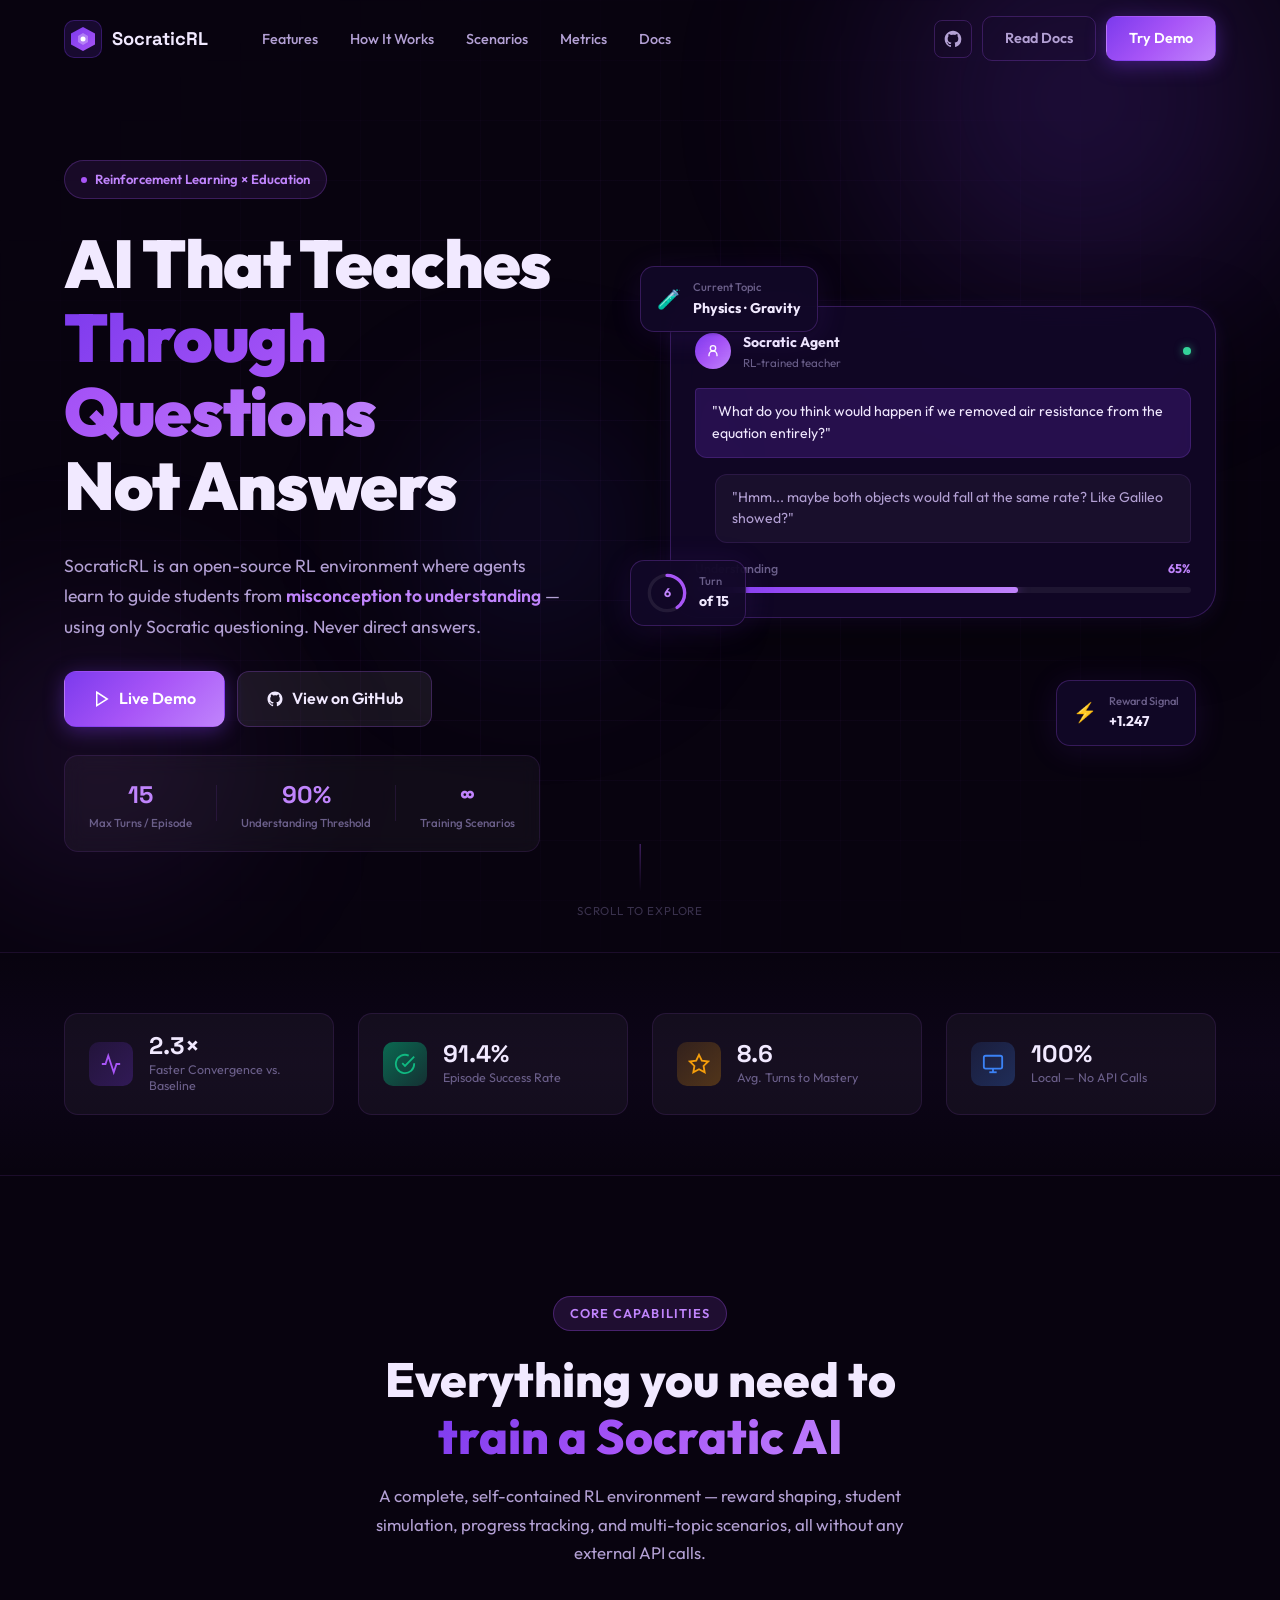
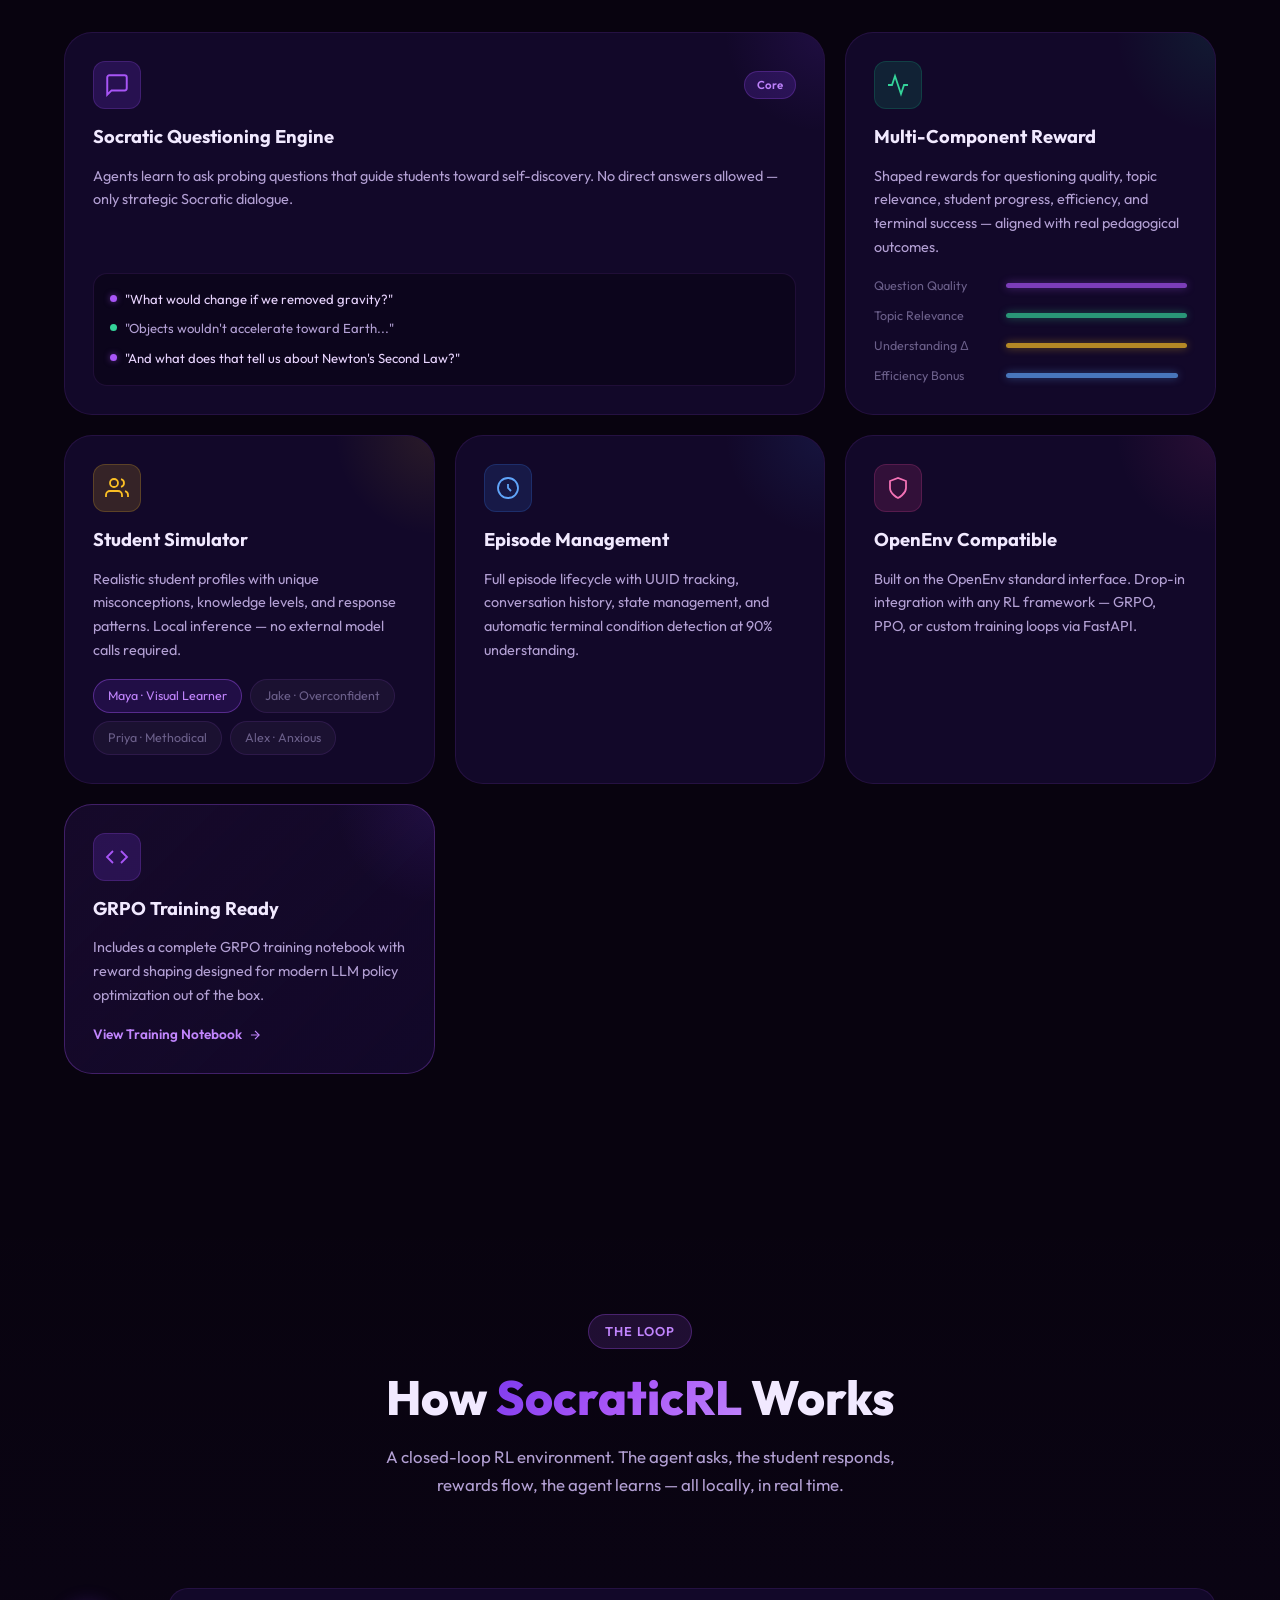
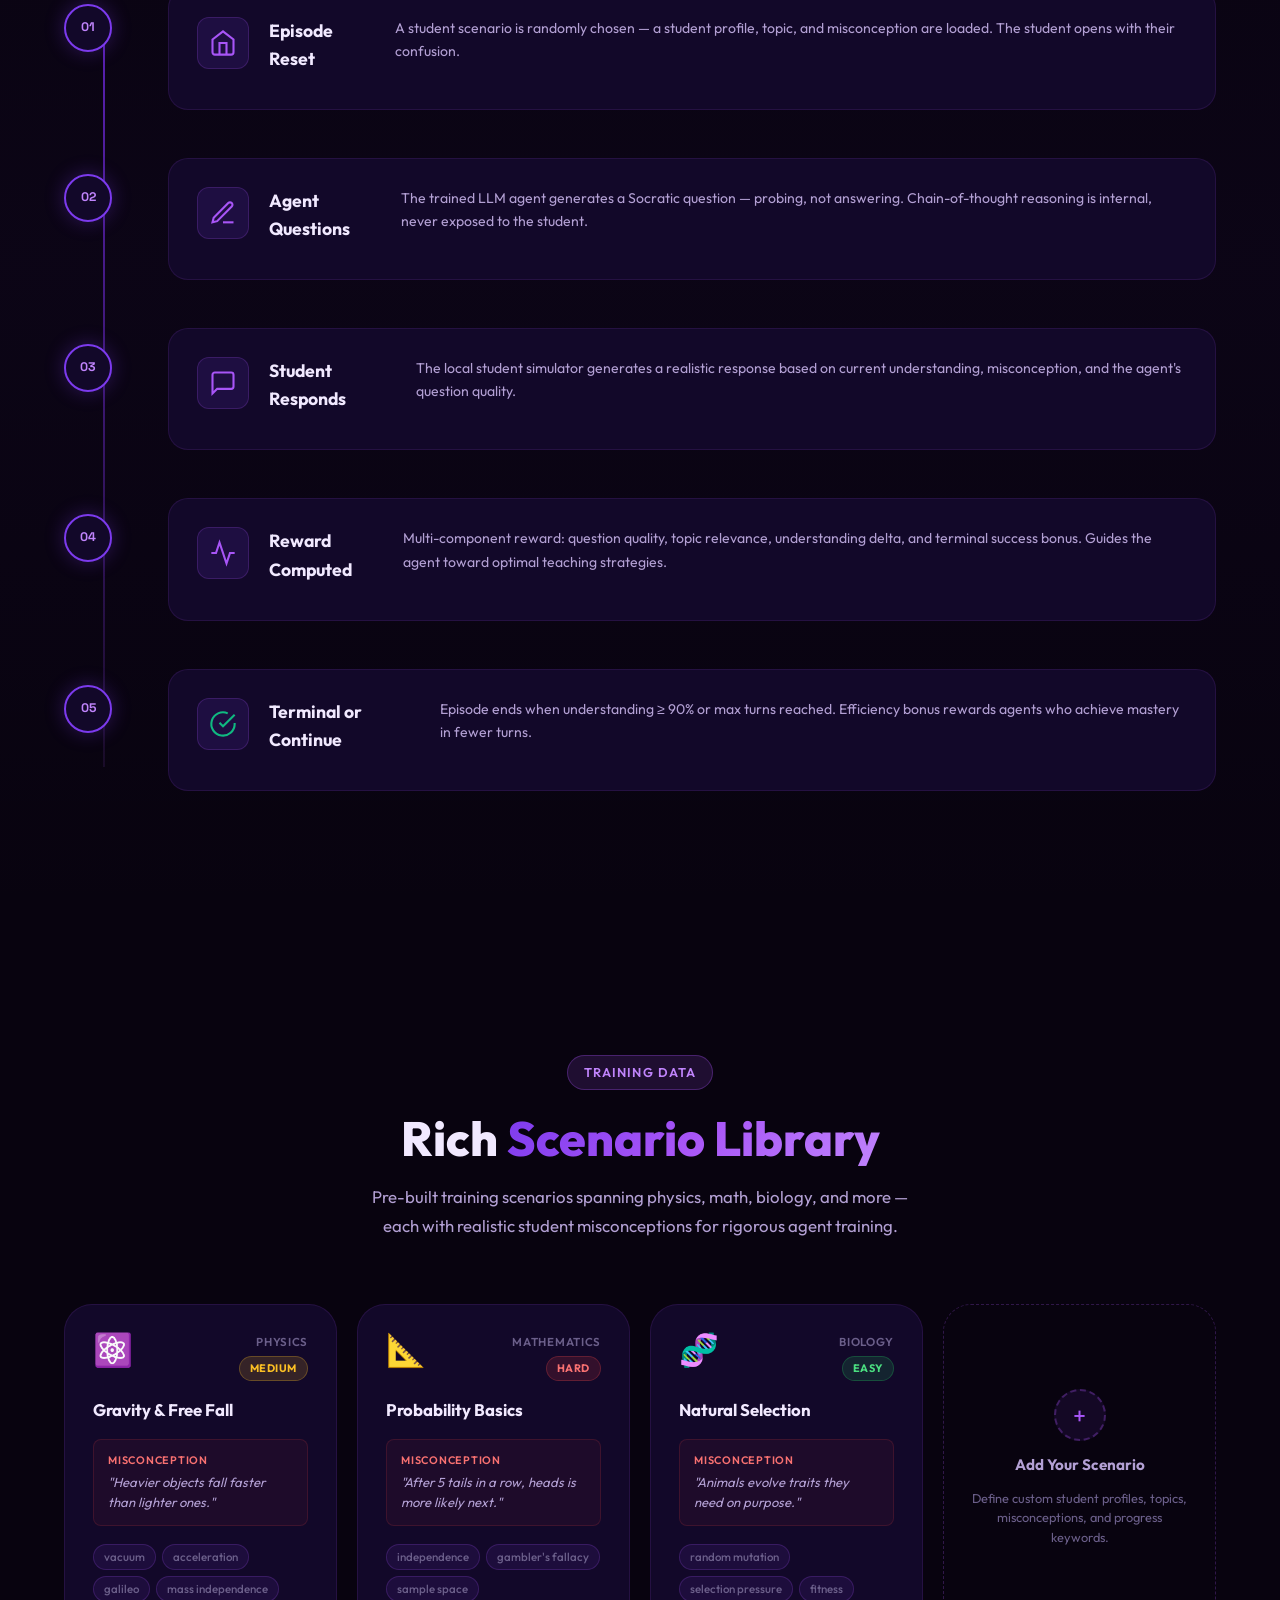
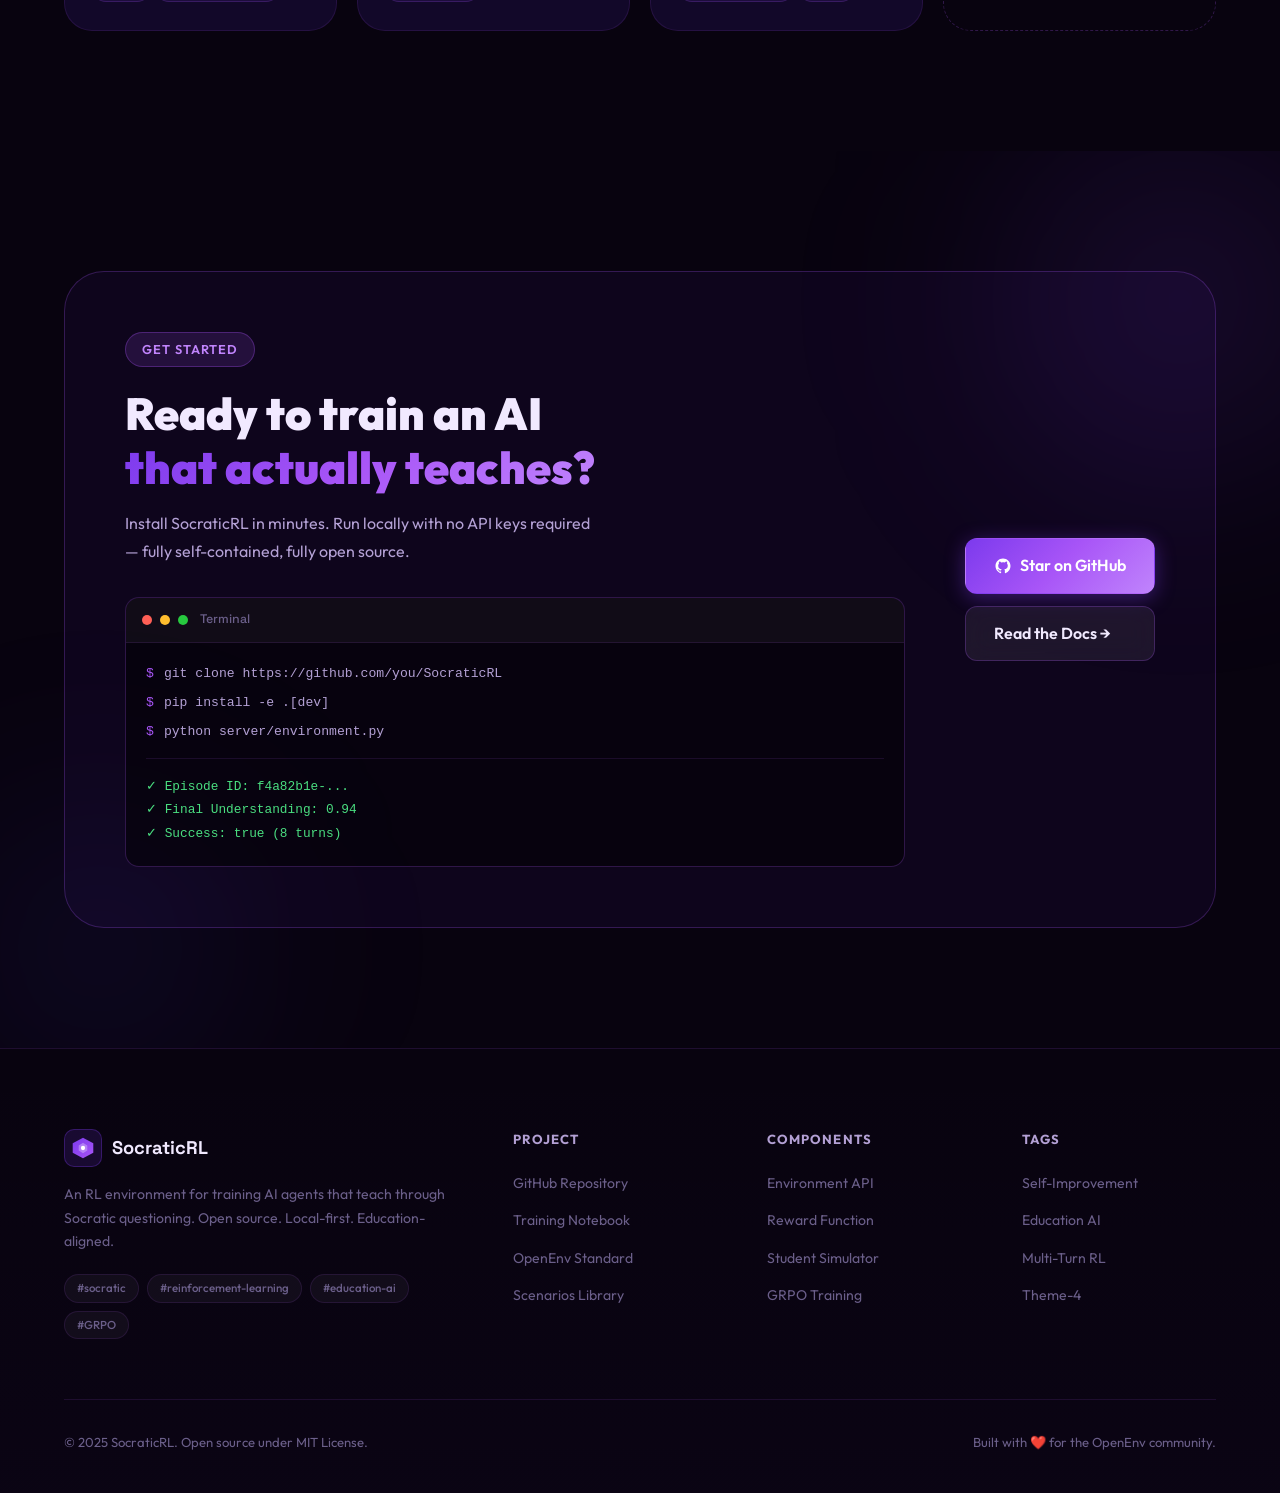
<file: ui/index.html>
<!DOCTYPE html>
<html lang="en">
<head>
  <meta charset="UTF-8" />
  <meta name="viewport" content="width=device-width, initial-scale=1.0" />
  <title>SocraticRL – AI That Teaches Through Questions</title>
  <meta name="description" content="SocraticRL is a reinforcement learning environment where AI agents master the art of Socratic teaching — guiding students from misconception to understanding using only questions." />
  <link rel="preconnect" href="https://fonts.googleapis.com" />
  <link rel="preconnect" href="https://fonts.gstatic.com" crossorigin />
  <link href="https://fonts.googleapis.com/css2?family=Outfit:wght@300;400;500;600;700;800;900&family=Space+Grotesk:wght@300;400;500;600;700&display=swap" rel="stylesheet" />
  <link rel="stylesheet" href="style.css" />
</head>
<body>

  <!-- ====== NAVBAR ====== -->
  <nav class="navbar" id="navbar">
    <div class="nav-container">
      <a href="#" class="nav-logo" id="nav-logo">
        <div class="logo-icon">
          <svg width="28" height="28" viewBox="0 0 28 28" fill="none">
            <path d="M14 2L26 8.5V19.5L14 26L2 19.5V8.5L14 2Z" fill="url(#logoGrad)" />
            <path d="M14 8L9 11V17L14 20L19 17V11L14 8Z" fill="white" fill-opacity="0.3"/>
            <circle cx="14" cy="14" r="2.5" fill="white"/>
            <defs>
              <linearGradient id="logoGrad" x1="2" y1="2" x2="26" y2="26" gradientUnits="userSpaceOnUse">
                <stop stop-color="#7C3AED"/>
                <stop offset="1" stop-color="#A855F7"/>
              </linearGradient>
            </defs>
          </svg>
        </div>
        <span class="logo-text">SocraticRL</span>
      </a>

      <ul class="nav-links" id="nav-links">
        <li><a href="#features" class="nav-link">Features</a></li>
        <li><a href="#how-it-works" class="nav-link">How It Works</a></li>
        <li><a href="#scenarios" class="nav-link">Scenarios</a></li>
        <li><a href="#metrics" class="nav-link">Metrics</a></li>
        <li><a href="#docs" class="nav-link">Docs</a></li>
      </ul>

      <div class="nav-actions">
        <a href="https://github.com" class="nav-github" id="nav-github-btn" aria-label="GitHub">
          <svg width="20" height="20" viewBox="0 0 24 24" fill="currentColor">
            <path d="M12 2C6.477 2 2 6.484 2 12.017c0 4.425 2.865 8.18 6.839 9.504.5.092.682-.217.682-.483 0-.237-.008-.868-.013-1.703-2.782.605-3.369-1.343-3.369-1.343-.454-1.158-1.11-1.466-1.11-1.466-.908-.62.069-.608.069-.608 1.003.07 1.531 1.032 1.531 1.032.892 1.53 2.341 1.088 2.91.832.092-.647.35-1.088.636-1.338-2.22-.253-4.555-1.113-4.555-4.951 0-1.093.39-1.988 1.029-2.688-.103-.253-.446-1.272.098-2.65 0 0 .84-.27 2.75 1.026A9.564 9.564 0 0112 6.844c.85.004 1.705.115 2.504.337 1.909-1.296 2.747-1.027 2.747-1.027.546 1.379.202 2.398.1 2.651.64.7 1.028 1.595 1.028 2.688 0 3.848-2.339 4.695-4.566 4.943.359.309.678.92.678 1.855 0 1.338-.012 2.419-.012 2.747 0 .268.18.58.688.482A10.019 10.019 0 0022 12.017C22 6.484 17.522 2 12 2z"/>
          </svg>
        </a>
        <a href="#docs" class="btn btn-outline" id="nav-docs-btn">Read Docs</a>
        <a href="#demo" class="btn btn-primary" id="nav-demo-btn">Try Demo</a>
      </div>

      <button class="hamburger" id="hamburger" aria-label="Toggle menu">
        <span></span><span></span><span></span>
      </button>
    </div>
  </nav>

  <!-- ====== HERO ====== -->
  <section class="hero" id="home">
    <div class="hero-bg">
      <div class="hero-orb hero-orb-1"></div>
      <div class="hero-orb hero-orb-2"></div>
      <div class="hero-orb hero-orb-3"></div>
      <div class="hero-grid"></div>
    </div>

    <div class="hero-container">
      <div class="hero-content">
        <div class="hero-badge" id="hero-badge">
          <span class="badge-dot"></span>
          <span>Reinforcement Learning × Education</span>
        </div>

        <h1 class="hero-title" id="hero-title">
          AI That Teaches<br/>
          <span class="gradient-text">Through Questions</span><br/>
          Not Answers
        </h1>

        <p class="hero-desc" id="hero-desc">
          SocraticRL is an open-source RL environment where agents learn to guide students 
          from <em>misconception to understanding</em> — using only Socratic questioning. 
          Never direct answers.
        </p>

        <div class="hero-ctas" id="hero-ctas">
          <a href="#demo" class="btn btn-primary btn-lg">
            <svg width="18" height="18" viewBox="0 0 24 24" fill="none" stroke="currentColor" stroke-width="2">
              <polygon points="5 3 19 12 5 21 5 3"/>
            </svg>
            Live Demo
          </a>
          <a href="https://github.com" class="btn btn-glass btn-lg">
            <svg width="18" height="18" viewBox="0 0 24 24" fill="currentColor">
              <path d="M12 2C6.477 2 2 6.484 2 12.017c0 4.425 2.865 8.18 6.839 9.504.5.092.682-.217.682-.483 0-.237-.008-.868-.013-1.703-2.782.605-3.369-1.343-3.369-1.343-.454-1.158-1.11-1.466-1.11-1.466-.908-.62.069-.608.069-.608 1.003.07 1.531 1.032 1.531 1.032.892 1.53 2.341 1.088 2.91.832.092-.647.35-1.088.636-1.338-2.22-.253-4.555-1.113-4.555-4.951 0-1.093.39-1.988 1.029-2.688-.103-.253-.446-1.272.098-2.65 0 0 .84-.27 2.75 1.026A9.564 9.564 0 0112 6.844c.85.004 1.705.115 2.504.337 1.909-1.296 2.747-1.027 2.747-1.027.546 1.379.202 2.398.1 2.651.64.7 1.028 1.595 1.028 2.688 0 3.848-2.339 4.695-4.566 4.943.359.309.678.92.678 1.855 0 1.338-.012 2.419-.012 2.747 0 .268.18.58.688.482A10.019 10.019 0 0022 12.017C22 6.484 17.522 2 12 2z"/>
            </svg>
            View on GitHub
          </a>
        </div>

        <div class="hero-stats" id="hero-stats">
          <div class="stat-item">
            <span class="stat-value">15</span>
            <span class="stat-label">Max Turns / Episode</span>
          </div>
          <div class="stat-divider"></div>
          <div class="stat-item">
            <span class="stat-value">90%</span>
            <span class="stat-label">Understanding Threshold</span>
          </div>
          <div class="stat-divider"></div>
          <div class="stat-item">
            <span class="stat-value">∞</span>
            <span class="stat-label">Training Scenarios</span>
          </div>
        </div>
      </div>

      <div class="hero-visual" id="hero-visual">
        <!-- Floating conversation card -->
        <div class="hero-card hero-card-main">
          <div class="card-header">
            <div class="card-avatar agent">
              <svg width="16" height="16" viewBox="0 0 24 24" fill="none" stroke="white" stroke-width="2">
                <circle cx="12" cy="8" r="4"/><path d="M6 20v-2a6 6 0 0112 0v2"/>
              </svg>
            </div>
            <div class="card-who">
              <span class="card-name">Socratic Agent</span>
              <span class="card-role">RL-trained teacher</span>
            </div>
            <div class="card-status-dot"></div>
          </div>
          <div class="card-bubble agent-bubble">
            "What do you think would happen if we removed air resistance from the equation entirely?"
          </div>
          <div class="card-bubble student-bubble">
            "Hmm... maybe both objects would fall at the same rate? Like Galileo showed?"
          </div>
          <div class="understanding-bar">
            <div class="ub-label">
              <span>Understanding</span>
              <span class="ub-value" id="ub-counter">0%</span>
            </div>
            <div class="ub-track">
              <div class="ub-fill" id="ub-fill"></div>
            </div>
          </div>
        </div>

        <!-- Floating reward badge -->
        <div class="floating-badge reward-badge">
          <span class="fb-icon">⚡</span>
          <div>
            <div class="fb-title">Reward Signal</div>
            <div class="fb-value">+1.247</div>
          </div>
        </div>

        <!-- Floating topic chip -->
        <div class="floating-badge topic-badge">
          <span class="fb-icon">🧪</span>
          <div>
            <div class="fb-title">Current Topic</div>
            <div class="fb-value">Physics · Gravity</div>
          </div>
        </div>

        <!-- Turn counter -->
        <div class="floating-badge turn-badge">
          <div class="turn-ring">
            <svg viewBox="0 0 36 36">
              <circle class="turn-bg" cx="18" cy="18" r="15.9"/>
              <circle class="turn-prog" cx="18" cy="18" r="15.9" stroke-dasharray="40 60"/>
            </svg>
            <span class="turn-num">6</span>
          </div>
          <div>
            <div class="fb-title">Turn</div>
            <div class="fb-value">of 15</div>
          </div>
        </div>
      </div>
    </div>

    <!-- Scroll indicator -->
    <div class="scroll-indicator">
      <div class="scroll-line"></div>
      <span>Scroll to explore</span>
    </div>
  </section>

  <!-- ====== METRICS STRIP ====== -->
  <section class="metrics-strip" id="metrics-strip">
    <div class="container">
      <div class="metrics-grid">
        <div class="metric-card" id="metric-1">
          <div class="metric-icon" style="background: linear-gradient(135deg, #7C3AED22, #7C3AED44)">
            <svg width="22" height="22" viewBox="0 0 24 24" fill="none" stroke="#A855F7" stroke-width="2">
              <polyline points="22 12 18 12 15 21 9 3 6 12 2 12"/>
            </svg>
          </div>
          <div class="metric-info">
            <span class="metric-val">2.3×</span>
            <span class="metric-txt">Faster Convergence vs. Baseline</span>
          </div>
        </div>
        <div class="metric-card" id="metric-2">
          <div class="metric-icon" style="background: linear-gradient(135deg, #059669aa, #10B98133)">
            <svg width="22" height="22" viewBox="0 0 24 24" fill="none" stroke="#10B981" stroke-width="2">
              <path d="M22 11.08V12a10 10 0 11-5.93-9.14"/><polyline points="22 4 12 14.01 9 11.01"/>
            </svg>
          </div>
          <div class="metric-info">
            <span class="metric-val">91.4%</span>
            <span class="metric-txt">Episode Success Rate</span>
          </div>
        </div>
        <div class="metric-card" id="metric-3">
          <div class="metric-icon" style="background: linear-gradient(135deg, #F59E0B22, #F59E0B44)">
            <svg width="22" height="22" viewBox="0 0 24 24" fill="none" stroke="#F59E0B" stroke-width="2">
              <path d="M12 2l3.09 6.26L22 9.27l-5 4.87 1.18 6.88L12 17.77l-6.18 3.25L7 14.14 2 9.27l6.91-1.01L12 2z"/>
            </svg>
          </div>
          <div class="metric-info">
            <span class="metric-val">8.6</span>
            <span class="metric-txt">Avg. Turns to Mastery</span>
          </div>
        </div>
        <div class="metric-card" id="metric-4">
          <div class="metric-icon" style="background: linear-gradient(135deg, #3B82F622, #3B82F644)">
            <svg width="22" height="22" viewBox="0 0 24 24" fill="none" stroke="#3B82F6" stroke-width="2">
              <rect x="2" y="3" width="20" height="14" rx="2"/><line x1="8" y1="21" x2="16" y2="21"/><line x1="12" y1="17" x2="12" y2="21"/>
            </svg>
          </div>
          <div class="metric-info">
            <span class="metric-val">100%</span>
            <span class="metric-txt">Local — No API Calls</span>
          </div>
        </div>
      </div>
    </div>
  </section>

  <!-- ====== FEATURES ====== -->
  <section class="features" id="features">
    <div class="container">
      <div class="section-header">
        <div class="section-tag">Core Capabilities</div>
        <h2 class="section-title">Everything you need to<br/><span class="gradient-text">train a Socratic AI</span></h2>
        <p class="section-desc">A complete, self-contained RL environment — reward shaping, student simulation, progress tracking, and multi-topic scenarios, all without any external API calls.</p>
      </div>

      <div class="features-grid">
        <div class="feature-card feature-card-large" id="feat-1">
          <div class="feature-glow"></div>
          <div class="feat-top">
            <div class="feat-icon feat-icon-purple">
              <svg width="26" height="26" viewBox="0 0 24 24" fill="none" stroke="currentColor" stroke-width="1.8">
                <path d="M21 15a2 2 0 01-2 2H7l-4 4V5a2 2 0 012-2h14a2 2 0 012 2z"/>
              </svg>
            </div>
            <span class="feat-badge">Core</span>
          </div>
          <h3 class="feat-title">Socratic Questioning Engine</h3>
          <p class="feat-desc">Agents learn to ask probing questions that guide students toward self-discovery. No direct answers allowed — only strategic Socratic dialogue.</p>
          <div class="feat-demo">
            <div class="demo-chat">
              <div class="chat-msg agent-msg">
                <span class="msg-dot agent-dot"></span>
                "What would change if we removed gravity?"
              </div>
              <div class="chat-msg student-msg">
                <span class="msg-dot student-dot"></span>
                "Objects wouldn't accelerate toward Earth..."
              </div>
              <div class="chat-msg agent-msg">
                <span class="msg-dot agent-dot"></span>
                "And what does that tell us about Newton's Second Law?"
              </div>
            </div>
          </div>
        </div>

        <div class="feature-card" id="feat-2">
          <div class="feature-glow feat-glow-green"></div>
          <div class="feat-top">
            <div class="feat-icon feat-icon-green">
              <svg width="24" height="24" viewBox="0 0 24 24" fill="none" stroke="currentColor" stroke-width="1.8">
                <polyline points="22 12 18 12 15 21 9 3 6 12 2 12"/>
              </svg>
            </div>
          </div>
          <h3 class="feat-title">Multi-Component Reward</h3>
          <p class="feat-desc">Shaped rewards for questioning quality, topic relevance, student progress, efficiency, and terminal success — aligned with real pedagogical outcomes.</p>
          <div class="reward-breakdown">
            <div class="rb-row"><span>Question Quality</span><div class="rb-bar" style="width:82%"></div></div>
            <div class="rb-row"><span>Topic Relevance</span><div class="rb-bar rb-bar-green" style="width:91%"></div></div>
            <div class="rb-row"><span>Understanding Δ</span><div class="rb-bar rb-bar-yellow" style="width:68%"></div></div>
            <div class="rb-row"><span>Efficiency Bonus</span><div class="rb-bar rb-bar-blue" style="width:55%"></div></div>
          </div>
        </div>

        <div class="feature-card" id="feat-3">
          <div class="feature-glow feat-glow-yellow"></div>
          <div class="feat-top">
            <div class="feat-icon feat-icon-yellow">
              <svg width="24" height="24" viewBox="0 0 24 24" fill="none" stroke="currentColor" stroke-width="1.8">
                <path d="M17 21v-2a4 4 0 00-4-4H5a4 4 0 00-4 4v2"/><circle cx="9" cy="7" r="4"/><path d="M23 21v-2a4 4 0 00-3-3.87M16 3.13a4 4 0 010 7.75"/>
              </svg>
            </div>
          </div>
          <h3 class="feat-title">Student Simulator</h3>
          <p class="feat-desc">Realistic student profiles with unique misconceptions, knowledge levels, and response patterns. Local inference — no external model calls required.</p>
          <div class="student-profiles">
            <div class="sp-chip active">Maya · Visual Learner</div>
            <div class="sp-chip">Jake · Overconfident</div>
            <div class="sp-chip">Priya · Methodical</div>
            <div class="sp-chip">Alex · Anxious</div>
          </div>
        </div>

        <div class="feature-card" id="feat-4">
          <div class="feature-glow feat-glow-blue"></div>
          <div class="feat-top">
            <div class="feat-icon feat-icon-blue">
              <svg width="24" height="24" viewBox="0 0 24 24" fill="none" stroke="currentColor" stroke-width="1.8">
                <circle cx="12" cy="12" r="10"/><path d="M12 8v4l3 3"/>
              </svg>
            </div>
          </div>
          <h3 class="feat-title">Episode Management</h3>
          <p class="feat-desc">Full episode lifecycle with UUID tracking, conversation history, state management, and automatic terminal condition detection at 90% understanding.</p>
        </div>

        <div class="feature-card" id="feat-5">
          <div class="feature-glow feat-glow-pink"></div>
          <div class="feat-top">
            <div class="feat-icon feat-icon-pink">
              <svg width="24" height="24" viewBox="0 0 24 24" fill="none" stroke="currentColor" stroke-width="1.8">
                <path d="M12 22s8-4 8-10V5l-8-3-8 3v7c0 6 8 10 8 10z"/>
              </svg>
            </div>
          </div>
          <h3 class="feat-title">OpenEnv Compatible</h3>
          <p class="feat-desc">Built on the OpenEnv standard interface. Drop-in integration with any RL framework — GRPO, PPO, or custom training loops via FastAPI.</p>
        </div>

        <div class="feature-card feature-card-highlight" id="feat-6">
          <div class="feature-glow"></div>
          <div class="feat-top">
            <div class="feat-icon feat-icon-purple">
              <svg width="24" height="24" viewBox="0 0 24 24" fill="none" stroke="currentColor" stroke-width="1.8">
                <polyline points="16 18 22 12 16 6"/><polyline points="8 6 2 12 8 18"/>
              </svg>
            </div>
          </div>
          <h3 class="feat-title">GRPO Training Ready</h3>
          <p class="feat-desc">Includes a complete GRPO training notebook with reward shaping designed for modern LLM policy optimization out of the box.</p>
          <a href="#" class="feat-link" id="feat-grpo-link">
            View Training Notebook
            <svg width="14" height="14" viewBox="0 0 24 24" fill="none" stroke="currentColor" stroke-width="2">
              <line x1="5" y1="12" x2="19" y2="12"/><polyline points="12 5 19 12 12 19"/>
            </svg>
          </a>
        </div>
      </div>
    </div>
  </section>

  <!-- ====== HOW IT WORKS ====== -->
  <section class="how-it-works" id="how-it-works">
    <div class="container">
      <div class="section-header">
        <div class="section-tag">The Loop</div>
        <h2 class="section-title">How <span class="gradient-text">SocraticRL</span> Works</h2>
        <p class="section-desc">A closed-loop RL environment. The agent asks, the student responds, rewards flow, the agent learns — all locally, in real time.</p>
      </div>

      <div class="steps-container">
        <div class="steps-line"></div>
        <div class="step" id="step-1">
          <div class="step-number">01</div>
          <div class="step-card">
            <div class="step-icon">
              <svg width="28" height="28" viewBox="0 0 24 24" fill="none" stroke="#A855F7" stroke-width="1.8">
                <path d="M3 9l9-7 9 7v11a2 2 0 01-2 2H5a2 2 0 01-2-2z"/><polyline points="9 22 9 12 15 12 15 22"/>
              </svg>
            </div>
            <h3>Episode Reset</h3>
            <p>A student scenario is randomly chosen — a student profile, topic, and misconception are loaded. The student opens with their confusion.</p>
          </div>
        </div>
        <div class="step" id="step-2">
          <div class="step-number">02</div>
          <div class="step-card">
            <div class="step-icon">
              <svg width="28" height="28" viewBox="0 0 24 24" fill="none" stroke="#A855F7" stroke-width="1.8">
                <path d="M12 20h9"/><path d="M16.5 3.5a2.121 2.121 0 013 3L7 19l-4 1 1-4L16.5 3.5z"/>
              </svg>
            </div>
            <h3>Agent Questions</h3>
            <p>The trained LLM agent generates a Socratic question — probing, not answering. Chain-of-thought reasoning is internal, never exposed to the student.</p>
          </div>
        </div>
        <div class="step" id="step-3">
          <div class="step-number">03</div>
          <div class="step-card">
            <div class="step-icon">
              <svg width="28" height="28" viewBox="0 0 24 24" fill="none" stroke="#A855F7" stroke-width="1.8">
                <path d="M21 15a2 2 0 01-2 2H7l-4 4V5a2 2 0 012-2h14a2 2 0 012 2z"/>
              </svg>
            </div>
            <h3>Student Responds</h3>
            <p>The local student simulator generates a realistic response based on current understanding, misconception, and the agent's question quality.</p>
          </div>
        </div>
        <div class="step" id="step-4">
          <div class="step-number">04</div>
          <div class="step-card">
            <div class="step-icon">
              <svg width="28" height="28" viewBox="0 0 24 24" fill="none" stroke="#A855F7" stroke-width="1.8">
                <polyline points="22 12 18 12 15 21 9 3 6 12 2 12"/>
              </svg>
            </div>
            <h3>Reward Computed</h3>
            <p>Multi-component reward: question quality, topic relevance, understanding delta, and terminal success bonus. Guides the agent toward optimal teaching strategies.</p>
          </div>
        </div>
        <div class="step" id="step-5">
          <div class="step-number">05</div>
          <div class="step-card">
            <div class="step-icon">
              <svg width="28" height="28" viewBox="0 0 24 24" fill="none" stroke="#10B981" stroke-width="1.8">
                <path d="M22 11.08V12a10 10 0 11-5.93-9.14"/><polyline points="22 4 12 14.01 9 11.01"/>
              </svg>
            </div>
            <h3>Terminal or Continue</h3>
            <p>Episode ends when understanding ≥ 90% or max turns reached. Efficiency bonus rewards agents who achieve mastery in fewer turns.</p>
          </div>
        </div>
      </div>
    </div>
  </section>

  <!-- ====== SCENARIOS ====== -->
  <section class="scenarios" id="scenarios">
    <div class="container">
      <div class="section-header">
        <div class="section-tag">Training Data</div>
        <h2 class="section-title">Rich <span class="gradient-text">Scenario Library</span></h2>
        <p class="section-desc">Pre-built training scenarios spanning physics, math, biology, and more — each with realistic student misconceptions for rigorous agent training.</p>
      </div>

      <div class="scenarios-grid">
        <div class="scenario-card" id="sc-physics">
          <div class="sc-header">
            <div class="sc-emoji">⚛️</div>
            <div class="sc-meta">
              <span class="sc-subject">Physics</span>
              <span class="sc-difficulty diff-medium">Medium</span>
            </div>
          </div>
          <h3 class="sc-title">Gravity & Free Fall</h3>
          <div class="sc-misconception">
            <span class="mc-label">Misconception</span>
            <p>"Heavier objects fall faster than lighter ones."</p>
          </div>
          <div class="sc-keywords">
            <span class="kw-chip">vacuum</span>
            <span class="kw-chip">acceleration</span>
            <span class="kw-chip">galileo</span>
            <span class="kw-chip">mass independence</span>
          </div>
        </div>

        <div class="scenario-card" id="sc-math">
          <div class="sc-header">
            <div class="sc-emoji">📐</div>
            <div class="sc-meta">
              <span class="sc-subject">Mathematics</span>
              <span class="sc-difficulty diff-hard">Hard</span>
            </div>
          </div>
          <h3 class="sc-title">Probability Basics</h3>
          <div class="sc-misconception">
            <span class="mc-label">Misconception</span>
            <p>"After 5 tails in a row, heads is more likely next."</p>
          </div>
          <div class="sc-keywords">
            <span class="kw-chip">independence</span>
            <span class="kw-chip">gambler's fallacy</span>
            <span class="kw-chip">sample space</span>
          </div>
        </div>

        <div class="scenario-card" id="sc-biology">
          <div class="sc-header">
            <div class="sc-emoji">🧬</div>
            <div class="sc-meta">
              <span class="sc-subject">Biology</span>
              <span class="sc-difficulty diff-easy">Easy</span>
            </div>
          </div>
          <h3 class="sc-title">Natural Selection</h3>
          <div class="sc-misconception">
            <span class="mc-label">Misconception</span>
            <p>"Animals evolve traits they need on purpose."</p>
          </div>
          <div class="sc-keywords">
            <span class="kw-chip">random mutation</span>
            <span class="kw-chip">selection pressure</span>
            <span class="kw-chip">fitness</span>
          </div>
        </div>

        <div class="scenario-card scenario-card-add" id="sc-add">
          <div class="sc-add-inner">
            <div class="sc-add-icon">+</div>
            <span>Add Your Scenario</span>
            <p>Define custom student profiles, topics, misconceptions, and progress keywords.</p>
          </div>
        </div>
      </div>
    </div>
  </section>

  <!-- ====== DEMO / CTA ====== -->
  <section class="demo-cta" id="demo">
    <div class="cta-bg">
      <div class="cta-orb cta-orb-1"></div>
      <div class="cta-orb cta-orb-2"></div>
    </div>
    <div class="container">
      <div class="cta-inner">
        <div class="cta-content">
          <div class="section-tag">Get Started</div>
          <h2 class="cta-title">Ready to train an AI<br/><span class="gradient-text">that actually teaches?</span></h2>
          <p class="cta-desc">Install SocraticRL in minutes. Run locally with no API keys required — fully self-contained, fully open source.</p>
          <div class="cta-install">
            <div class="install-card" id="install-card">
              <div class="install-header">
                <span class="terminal-dot" style="background:#FF5F56"></span>
                <span class="terminal-dot" style="background:#FFBD2E"></span>
                <span class="terminal-dot" style="background:#27C93F"></span>
                <span class="install-title">Terminal</span>
              </div>
              <div class="install-body">
                <div class="install-line">
                  <span class="prompt">$</span>
                  <span class="cmd" id="cmd-1">git clone https://github.com/you/SocraticRL</span>
                </div>
                <div class="install-line">
                  <span class="prompt">$</span>
                  <span class="cmd" id="cmd-2">pip install -e .[dev]</span>
                </div>
                <div class="install-line">
                  <span class="prompt">$</span>
                  <span class="cmd" id="cmd-3">python server/environment.py</span>
                </div>
                <div class="install-output">
                  <span class="out-green">✓ Episode ID: f4a82b1e-...</span><br/>
                  <span class="out-green">✓ Final Understanding: 0.94</span><br/>
                  <span class="out-green">✓ Success: true (8 turns)</span>
                </div>
              </div>
            </div>
          </div>
        </div>

        <div class="cta-actions">
          <a href="https://github.com" class="btn btn-primary btn-lg" id="cta-github-btn">
            <svg width="18" height="18" viewBox="0 0 24 24" fill="currentColor">
              <path d="M12 2C6.477 2 2 6.484 2 12.017c0 4.425 2.865 8.18 6.839 9.504.5.092.682-.217.682-.483 0-.237-.008-.868-.013-1.703-2.782.605-3.369-1.343-3.369-1.343-.454-1.158-1.11-1.466-1.11-1.466-.908-.62.069-.608.069-.608 1.003.07 1.531 1.032 1.531 1.032.892 1.53 2.341 1.088 2.91.832.092-.647.35-1.088.636-1.338-2.22-.253-4.555-1.113-4.555-4.951 0-1.093.39-1.988 1.029-2.688-.103-.253-.446-1.272.098-2.65 0 0 .84-.27 2.75 1.026A9.564 9.564 0 0112 6.844c.85.004 1.705.115 2.504.337 1.909-1.296 2.747-1.027 2.747-1.027.546 1.379.202 2.398.1 2.651.64.7 1.028 1.595 1.028 2.688 0 3.848-2.339 4.695-4.566 4.943.359.309.678.92.678 1.855 0 1.338-.012 2.419-.012 2.747 0 .268.18.58.688.482A10.019 10.019 0 0022 12.017C22 6.484 17.522 2 12 2z"/>
            </svg>
            Star on GitHub
          </a>
          <a href="#docs" class="btn btn-glass btn-lg" id="cta-docs-btn">Read the Docs →</a>
        </div>
      </div>
    </div>
  </section>

  <!-- ====== FOOTER ====== -->
  <footer class="footer" id="docs">
    <div class="container">
      <div class="footer-top">
        <div class="footer-brand">
          <a href="#" class="nav-logo">
            <div class="logo-icon">
              <svg width="24" height="24" viewBox="0 0 28 28" fill="none">
                <path d="M14 2L26 8.5V19.5L14 26L2 19.5V8.5L14 2Z" fill="url(#footerLogoGrad)" />
                <path d="M14 8L9 11V17L14 20L19 17V11L14 8Z" fill="white" fill-opacity="0.3"/>
                <circle cx="14" cy="14" r="2.5" fill="white"/>
                <defs>
                  <linearGradient id="footerLogoGrad" x1="2" y1="2" x2="26" y2="26" gradientUnits="userSpaceOnUse">
                    <stop stop-color="#7C3AED"/><stop offset="1" stop-color="#A855F7"/>
                  </linearGradient>
                </defs>
              </svg>
            </div>
            <span class="logo-text">SocraticRL</span>
          </a>
          <p class="footer-desc">An RL environment for training AI agents that teach through Socratic questioning. Open source. Local-first. Education-aligned.</p>
          <div class="footer-tags">
            <span class="ftag">#socratic</span>
            <span class="ftag">#reinforcement-learning</span>
            <span class="ftag">#education-ai</span>
            <span class="ftag">#GRPO</span>
          </div>
        </div>

        <div class="footer-links-group">
          <h4>Project</h4>
          <ul>
            <li><a href="#">GitHub Repository</a></li>
            <li><a href="#">Training Notebook</a></li>
            <li><a href="#">OpenEnv Standard</a></li>
            <li><a href="#">Scenarios Library</a></li>
          </ul>
        </div>

        <div class="footer-links-group">
          <h4>Components</h4>
          <ul>
            <li><a href="#">Environment API</a></li>
            <li><a href="#">Reward Function</a></li>
            <li><a href="#">Student Simulator</a></li>
            <li><a href="#">GRPO Training</a></li>
          </ul>
        </div>

        <div class="footer-links-group">
          <h4>Tags</h4>
          <ul>
            <li><a href="#">Self-Improvement</a></li>
            <li><a href="#">Education AI</a></li>
            <li><a href="#">Multi-Turn RL</a></li>
            <li><a href="#">Theme-4</a></li>
          </ul>
        </div>
      </div>

      <div class="footer-bottom">
        <p>© 2025 SocraticRL. Open source under MIT License.</p>
        <p>Built with ❤️ for the OpenEnv community.</p>
      </div>
    </div>
  </footer>

  <script src="script.js"></script>
</body>
</html>
</file>
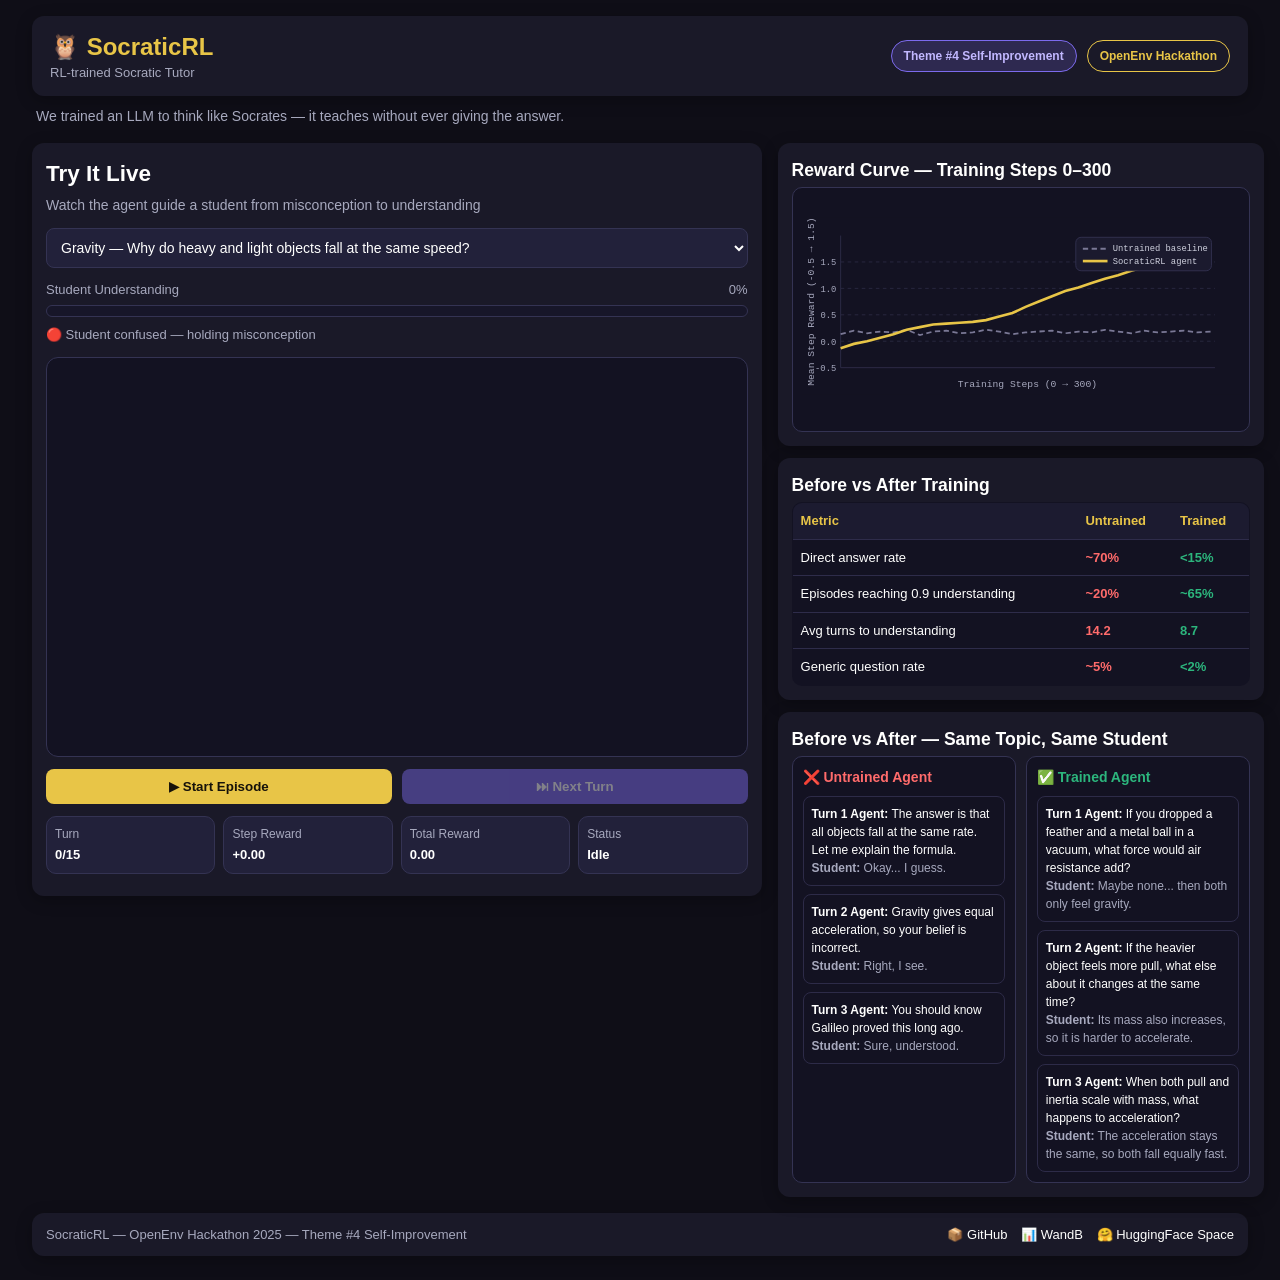
<file: ui/app.html>
<!doctype html>
<html lang="en">
<head>
  <meta charset="UTF-8">
  <meta name="viewport" content="width=device-width, initial-scale=1.0">
  <title>SocraticRL UI Demo</title>
  <style>
    :root {
      --bg: #0f0e17;
      --surface: #1a1928;
      --card: #22213a;
      --accent: #e8c547;
      --accent2: #7c6aed;
      --text: #fffffe;
      --muted: #a7a9be;
      --success: #2cb67d;
      --danger: #ff6b6b;
      --radius-card: 12px;
      --radius-ui: 8px;
      --shadow: 0 4px 16px rgba(0, 0, 0, 0.28);
    }

    * { box-sizing: border-box; }
    html, body { margin: 0; padding: 0; }
    body {
      background: var(--bg);
      color: var(--text);
      font-family: -apple-system, BlinkMacSystemFont, "Segoe UI", Roboto, Oxygen, Ubuntu, Cantarell, "Helvetica Neue", Arial, sans-serif;
      font-size: 15px;
      line-height: 1.5;
    }

    .container {
      width: min(1400px, 95vw);
      margin: 0 auto;
      padding: 16px 0 24px;
    }

    .hero {
      background: var(--surface);
      border-radius: var(--radius-card);
      box-shadow: var(--shadow);
      padding: 12px 18px;
      min-height: 80px;
      display: flex;
      align-items: center;
      justify-content: space-between;
      gap: 16px;
    }
    .brand { display: flex; flex-direction: column; }
    .brand-title {
      font-weight: 800;
      font-size: 24px;
      color: var(--accent);
      display: flex;
      align-items: center;
      gap: 8px;
    }
    .brand-sub { color: var(--muted); font-size: 13px; margin-top: -2px; }

    .badges { display: flex; gap: 10px; flex-wrap: wrap; justify-content: flex-end; }
    .badge {
      border-radius: 999px;
      padding: 6px 12px;
      font-size: 12px;
      font-weight: 700;
      white-space: nowrap;
    }
    .badge-purple { background: rgba(124, 106, 237, 0.2); color: #c2b8ff; border: 1px solid var(--accent2); }
    .badge-gold-outline { border: 1px solid var(--accent); color: var(--accent); background: transparent; }
    .pitch {
      margin: 10px 4px 16px;
      color: var(--muted);
      font-size: 14px;
    }

    .main-grid {
      display: grid;
      grid-template-columns: 60% 40%;
      gap: 16px;
      align-items: start;
    }
    @media (max-width: 900px) {
      .main-grid { grid-template-columns: 1fr; }
      .hero { flex-direction: column; align-items: flex-start; }
      .badges { justify-content: flex-start; }
    }

    .panel, .result-card {
      background: var(--surface);
      border-radius: var(--radius-card);
      box-shadow: var(--shadow);
      padding: 14px;
    }
    .panel h2, .result-card h3 {
      margin: 0 0 4px;
      font-weight: 800;
    }
    .sub { color: var(--muted); margin: 0 0 12px; font-size: 14px; }

    .row { display: flex; gap: 10px; align-items: center; }
    .row-between { display: flex; justify-content: space-between; align-items: center; }

    .selector {
      width: 100%;
      background: var(--card);
      color: var(--text);
      border: 1px solid #343353;
      border-radius: var(--radius-ui);
      padding: 10px;
      font-size: 14px;
      margin-bottom: 12px;
    }

    .progress-meta { font-size: 13px; color: var(--muted); margin-bottom: 6px; }
    .progress-shell {
      width: 100%;
      height: 12px;
      border-radius: 999px;
      background: #171629;
      border: 1px solid #343353;
      overflow: hidden;
    }
    .progress-fill {
      height: 100%;
      width: 0%;
      background: var(--accent);
      transition: width 0.35s ease;
    }
    .status-text {
      margin: 8px 0 12px;
      color: var(--muted);
      font-size: 13px;
      min-height: 20px;
    }

    .chat {
      height: 400px;
      overflow-y: auto;
      background: #131222;
      border: 1px solid #343353;
      border-radius: var(--radius-card);
      padding: 12px;
      display: flex;
      flex-direction: column;
      gap: 10px;
      margin-bottom: 12px;
    }
    .msg {
      max-width: 84%;
      padding: 10px;
      border-radius: 10px;
      border: 1px solid #323053;
      opacity: 0;
      animation: fadeIn 0.3s ease forwards;
    }
    @keyframes fadeIn {
      from { opacity: 0; transform: translateY(4px); }
      to { opacity: 1; transform: translateY(0); }
    }
    .msg small { display: block; color: var(--muted); font-size: 11px; margin-bottom: 4px; }
    .student {
      align-self: flex-start;
      background: #1c1b30;
      color: var(--muted);
    }
    .agent {
      align-self: flex-end;
      background: #2a2550;
      color: #f4dea0;
      text-align: left;
    }
    .agent .label { color: var(--accent); font-weight: 700; }

    .actions {
      display: grid;
      grid-template-columns: 1fr 1fr;
      gap: 10px;
      margin-bottom: 12px;
    }
    button {
      border: none;
      border-radius: var(--radius-ui);
      padding: 10px 12px;
      font-weight: 700;
      cursor: pointer;
      transition: transform 0.12s ease, opacity 0.2s ease;
    }
    button:active { transform: scale(0.98); }
    .btn-start { background: var(--accent); color: #16120a; }
    .btn-next { background: var(--accent2); color: #fff; }
    button:disabled { opacity: 0.45; cursor: not-allowed; }

    .ticker {
      display: grid;
      grid-template-columns: repeat(4, 1fr);
      gap: 8px;
      margin-bottom: 8px;
    }
    @media (max-width: 1150px) {
      .ticker { grid-template-columns: repeat(2, 1fr); }
    }
    .chip {
      background: var(--card);
      border: 1px solid #343353;
      border-radius: 10px;
      padding: 8px;
      font-size: 12px;
      color: var(--muted);
      transition: all 0.25s ease;
    }
    .chip b {
      color: var(--text);
      display: block;
      margin-top: 2px;
      font-size: 13px;
      font-variant-numeric: tabular-nums;
    }
    .banner {
      display: none;
      margin-top: 10px;
      background: rgba(44, 182, 125, 0.12);
      border: 1px solid rgba(44, 182, 125, 0.5);
      color: var(--success);
      border-radius: 10px;
      padding: 8px 10px;
      font-weight: 700;
    }

    .results-stack {
      display: flex;
      flex-direction: column;
      gap: 12px;
    }
    .svg-wrap {
      background: #131222;
      border: 1px solid #343353;
      border-radius: 10px;
      padding: 8px;
    }

    table {
      width: 100%;
      border-collapse: collapse;
      font-size: 13px;
      background: #131222;
      border: 1px solid #343353;
      border-radius: 10px;
      overflow: hidden;
    }
    th, td {
      padding: 8px;
      border-bottom: 1px solid #2e2c4a;
      text-align: left;
    }
    th { color: var(--accent); background: #1c1b30; }
    tr:last-child td { border-bottom: none; }
    .good { color: var(--success); font-weight: 700; }
    .bad { color: var(--danger); font-weight: 700; }

    .compare {
      display: grid;
      grid-template-columns: 1fr 1fr;
      gap: 10px;
    }
    @media (max-width: 1200px) {
      .compare { grid-template-columns: 1fr; }
    }
    .col {
      background: #131222;
      border: 1px solid #343353;
      border-radius: 10px;
      padding: 10px;
    }
    .col h4 {
      margin: 0 0 8px;
      font-size: 14px;
    }
    .h-bad { color: var(--danger); }
    .h-good { color: var(--success); }
    .turn {
      margin-bottom: 8px;
      border: 1px solid #2d2b48;
      border-radius: 8px;
      padding: 8px;
      font-size: 12px;
    }
    .turn:last-child { margin-bottom: 0; }
    .mono { font-family: ui-monospace, SFMono-Regular, Menlo, Monaco, Consolas, "Liberation Mono", monospace; }
    .muted { color: var(--muted); }

    footer {
      margin-top: 16px;
      background: var(--surface);
      border-radius: var(--radius-card);
      box-shadow: var(--shadow);
      padding: 12px 14px;
      display: flex;
      justify-content: space-between;
      gap: 12px;
      flex-wrap: wrap;
      color: var(--muted);
      font-size: 13px;
    }
    footer a {
      color: var(--text);
      text-decoration: none;
      margin-left: 10px;
    }
    footer a:hover { color: var(--accent); }
  </style>
</head>
<body>
  <div class="container">
    <header class="hero">
      <div class="brand">
        <div class="brand-title">🦉 SocraticRL</div>
        <div class="brand-sub">RL-trained Socratic Tutor</div>
      </div>
      <div class="badges">
        <span class="badge badge-purple">Theme #4 Self-Improvement</span>
        <span class="badge badge-gold-outline">OpenEnv Hackathon</span>
      </div>
    </header>
    <p class="pitch">We trained an LLM to think like Socrates — it teaches without ever giving the answer.</p>

    <main class="main-grid">
      <section class="panel">
        <h2>Try It Live</h2>
        <p class="sub">Watch the agent guide a student from misconception to understanding</p>

        <select id="scenarioSelect" class="selector">
          <option value="gravity">Gravity — Why do heavy and light objects fall at the same speed?</option>
          <option value="correlation">Correlation — Why does correlation not imply causation?</option>
          <option value="recursion">Recursion — How does recursion work in programming?</option>
          <option value="evolution">Evolution — Does evolution have a direction or goal?</option>
          <option value="bigo">Big-O — What does Big-O notation actually measure?</option>
        </select>

        <div class="row-between progress-meta">
          <span>Student Understanding</span>
          <span id="understandingPct">0%</span>
        </div>
        <div class="progress-shell">
          <div id="progressFill" class="progress-fill"></div>
        </div>
        <div id="statusText" class="status-text">🔴 Student confused — holding misconception</div>

        <div id="chatWindow" class="chat"></div>

        <div class="actions">
          <button id="startBtn" class="btn-start">▶ Start Episode</button>
          <button id="nextBtn" class="btn-next" disabled>⏭ Next Turn</button>
        </div>

        <div class="ticker">
          <div class="chip">Turn<b id="chipTurn">0/15</b></div>
          <div class="chip">Step Reward<b id="chipStepReward">+0.00</b></div>
          <div class="chip">Total Reward<b id="chipTotalReward">0.00</b></div>
          <div class="chip">Status<b id="chipStatus">Idle</b></div>
        </div>
        <div id="successBanner" class="banner">✅ Episode complete — Student reached full understanding through Socratic questioning.</div>
      </section>

      <aside class="results-stack">
        <article class="result-card">
          <h3>Reward Curve — Training Steps 0–300</h3>
          <div class="svg-wrap">
            <svg viewBox="0 0 500 200" width="100%" height="220" xmlns="http://www.w3.org/2000/svg" role="img" aria-label="Reward curve chart">
              <rect x="0" y="0" width="500" height="200" fill="#131222"/>
              <g stroke="#2f2d49" stroke-width="1">
                <line x1="45" y1="20" x2="45" y2="170"/>
                <line x1="45" y1="170" x2="470" y2="170"/>
              </g>
              <g stroke="#2b2942" stroke-width="1" stroke-dasharray="4 4">
                <line x1="45" y1="140" x2="470" y2="140"/>
                <line x1="45" y1="110" x2="470" y2="110"/>
                <line x1="45" y1="80" x2="470" y2="80"/>
                <line x1="45" y1="50" x2="470" y2="50"/>
              </g>

              <polyline fill="none" stroke="#7a7895" stroke-width="2" stroke-dasharray="6 4"
                points="45,132 60,128 75,131 90,129 105,130 120,127 135,133 150,129 165,128 180,131 195,130 210,127 225,129 240,132 255,130 270,129 285,128 300,131 315,129 330,130 345,127 360,129 375,131 390,128 405,130 420,129 435,128 450,130 465,129"/>

              <polyline fill="none" stroke="#e8c547" stroke-width="3"
                points="45,148 60,143 75,140 90,136 105,132 120,127 135,124 150,121 165,120 180,119 195,118 210,116 225,112 240,108 255,101 270,95 285,89 300,83 315,79 330,74 345,69 360,65 375,60 390,56 405,53 420,49 435,46 450,43 465,41"/>

              <text x="257" y="192" fill="#a7a9be" font-size="11" text-anchor="middle" class="mono">Training Steps (0 → 300)</text>
              <text x="15" y="95" fill="#a7a9be" font-size="11" transform="rotate(-90 15,95)" text-anchor="middle" class="mono">Mean Step Reward (-0.5 → 1.5)</text>

              <g fill="#a7a9be" font-size="10" class="mono">
                <text x="40" y="174" text-anchor="end">-0.5</text>
                <text x="40" y="144" text-anchor="end">0.0</text>
                <text x="40" y="114" text-anchor="end">0.5</text>
                <text x="40" y="84" text-anchor="end">1.0</text>
                <text x="40" y="54" text-anchor="end">1.5</text>
              </g>

              <g fill="#cfd1de" font-size="10" class="mono">
                <rect x="312" y="22" width="154" height="38" rx="6" fill="#1b1a2e" stroke="#343353"/>
                <line x1="320" y1="35" x2="348" y2="35" stroke="#7a7895" stroke-width="2" stroke-dasharray="6 4"/>
                <text x="354" y="38">Untrained baseline</text>
                <line x1="320" y1="49" x2="348" y2="49" stroke="#e8c547" stroke-width="3"/>
                <text x="354" y="52">SocraticRL agent</text>
              </g>
            </svg>
          </div>
        </article>

        <article class="result-card">
          <h3>Before vs After Training</h3>
          <table>
            <thead>
              <tr><th>Metric</th><th>Untrained</th><th>Trained</th></tr>
            </thead>
            <tbody>
              <tr><td>Direct answer rate</td><td class="bad">~70%</td><td class="good">&lt;15%</td></tr>
              <tr><td>Episodes reaching 0.9 understanding</td><td class="bad">~20%</td><td class="good">~65%</td></tr>
              <tr><td>Avg turns to understanding</td><td class="bad">14.2</td><td class="good">8.7</td></tr>
              <tr><td>Generic question rate</td><td class="bad">~5%</td><td class="good">&lt;2%</td></tr>
            </tbody>
          </table>
        </article>

        <article class="result-card">
          <h3>Before vs After — Same Topic, Same Student</h3>
          <div class="compare">
            <div class="col">
              <h4 class="h-bad">❌ Untrained Agent</h4>
              <div class="turn"><b>Turn 1 Agent:</b> The answer is that all objects fall at the same rate. Let me explain the formula.<br><span class="muted"><b>Student:</b> Okay... I guess.</span></div>
              <div class="turn"><b>Turn 2 Agent:</b> Gravity gives equal acceleration, so your belief is incorrect.<br><span class="muted"><b>Student:</b> Right, I see.</span></div>
              <div class="turn"><b>Turn 3 Agent:</b> You should know Galileo proved this long ago.<br><span class="muted"><b>Student:</b> Sure, understood.</span></div>
            </div>
            <div class="col">
              <h4 class="h-good">✅ Trained Agent</h4>
              <div class="turn"><b>Turn 1 Agent:</b> If you dropped a feather and a metal ball in a vacuum, what force would air resistance add?<br><span class="muted"><b>Student:</b> Maybe none... then both only feel gravity.</span></div>
              <div class="turn"><b>Turn 2 Agent:</b> If the heavier object feels more pull, what else about it changes at the same time?<br><span class="muted"><b>Student:</b> Its mass also increases, so it is harder to accelerate.</span></div>
              <div class="turn"><b>Turn 3 Agent:</b> When both pull and inertia scale with mass, what happens to acceleration?<br><span class="muted"><b>Student:</b> The acceleration stays the same, so both fall equally fast.</span></div>
            </div>
          </div>
        </article>
      </aside>
    </main>

    <footer>
      <div>SocraticRL — OpenEnv Hackathon 2025 — Theme #4 Self-Improvement</div>
      <div>
        <a href="https://github.com/YOUR_USERNAME/SocraticRL">📦 GitHub</a>
        <a href="https://wandb.ai/YOUR_USERNAME/socratic-rl-training">📊 WandB</a>
        <a href="https://huggingface.co/spaces/YOUR_USERNAME/socratic-rl">🤗 HuggingFace Space</a>
      </div>
    </footer>
  </div>

  <script>
    const scenarios = {
      gravity: {
        title: "Why do heavy and light objects fall at the same speed?",
        misconception: "Heavier objects fall faster because gravity pulls them more.",
        keywords: ["vacuum", "acceleration", "mass", "air resistance", "galileo", "same rate"],
        agentQuestions: [
          "What would happen if you dropped both objects in a vacuum chamber?",
          "If gravity pulls harder on heavier objects, what else changes with mass?",
          "How would acceleration behave if extra force and extra inertia scale together?",
          "What role does air resistance play in the examples you imagine?",
          "What did Galileo's thought experiment suggest about mass and falling speed?",
          "Given all that, how would you state the rule in one sentence?"
        ],
        student: {
          confused: [
            "I still feel the heavy one should fall faster. It just seems obvious.",
            "I do not buy it yet — heavier means stronger pull, right?"
          ],
          wavering: [
            "Hmm, maybe air resistance is tricking intuition here.",
            "I think mass changes both pull and inertia, but I am unsure."
          ],
          breakthrough: [
            "Wait, if those scale together, acceleration might match.",
            "I can see why vacuum tests matter now."
          ],
          correct: "Both objects get the same gravitational acceleration, so in vacuum they fall at the same rate."
        }
      },
      correlation: {
        title: "Why does correlation not imply causation?",
        misconception: "If ice cream sales and drowning rates both rise, ice cream causes drowning.",
        keywords: ["confounding", "third variable", "summer", "causation", "spurious", "heat"],
        agentQuestions: [
          "What else changes in summer besides ice cream sales?",
          "Could a third variable increase both swimming and ice cream demand?",
          "If winter arrives, what happens to both trends and why?",
          "How would you test causation instead of just co-movement?",
          "What makes a correlation potentially spurious in this case?",
          "How would you explain this to someone using only one graph?"
        ],
        student: {
          confused: [
            "The data moves together, so causation still feels right to me.",
            "If lines match, I usually trust that one drives the other."
          ],
          wavering: [
            "Okay, summer heat could affect both variables at once.",
            "I guess correlation alone cannot isolate cause."
          ],
          breakthrough: [
            "Now I see a confounder could explain both trends.",
            "So we need stronger evidence than just a shared pattern."
          ],
          correct: "Correlation only shows variables move together; a third factor like summer heat can cause both without direct causation."
        }
      },
      recursion: {
        title: "How does recursion work in programming?",
        misconception: "Recursion always causes infinite loops.",
        keywords: ["base case", "smaller", "call stack", "terminates", "factorial", "fibonacci"],
        agentQuestions: [
          "In factorial(4), what smaller call would you make first?",
          "What base case would stop the recursive calls safely?",
          "How does each call reduce the problem size?",
          "What happens on the call stack after the base case returns?",
          "When would recursion fail to terminate in your own code?",
          "How is this different from an infinite loop?"
        ],
        student: {
          confused: [
            "It still feels like calling itself forever.",
            "I learned loops first, so recursion seems risky."
          ],
          wavering: [
            "If input shrinks each call, maybe it can stop.",
            "Base cases might be the key piece I ignored."
          ],
          breakthrough: [
            "Now the call stack unwind finally makes sense.",
            "I can trace how it ends instead of looping forever."
          ],
          correct: "Recursion terminates when each call moves to a smaller subproblem and hits a base case that returns directly."
        }
      },
      evolution: {
        title: "Does evolution have a direction or goal?",
        misconception: "Evolution tries to make species perfect over time.",
        keywords: ["natural selection", "environment", "no goal", "survive", "reproduce", "blind"],
        agentQuestions: [
          "What if the environment changes faster than a species can adapt?",
          "Does natural selection plan ahead, or only filter current survival?",
          "Can traits that help now become harmful later?",
          "How does reproduction shape which genes persist?",
          "What does 'fittest' mean in a specific environment?",
          "So does evolution need a final destination to operate?"
        ],
        student: {
          confused: [
            "Complex life looks intentional, so I assume a direction.",
            "I still think nature is moving toward better forms."
          ],
          wavering: [
            "Maybe selection only keeps what works now.",
            "I guess fit depends on context, not perfection."
          ],
          breakthrough: [
            "Right, no foresight is needed for selection.",
            "Evolution can branch without aiming at one endpoint."
          ],
          correct: "Evolution has no fixed goal; natural selection is blind and preserves traits that improve survival and reproduction in current environments."
        }
      },
      bigo: {
        title: "What does Big-O notation actually measure?",
        misconception: "O(n^2) means n^2 seconds exactly.",
        keywords: ["growth rate", "input size", "asymptotic", "scales", "not seconds", "relative"],
        agentQuestions: [
          "If input doubles in O(n^2), how does operation count change roughly?",
          "Why might two O(n) algorithms run at different real speeds?",
          "What does asymptotic behavior ignore on purpose?",
          "How would hardware changes affect Big-O classification?",
          "Is Big-O about seconds or growth trend as n increases?",
          "How would you compare O(n log n) vs O(n^2) at large n?"
        ],
        student: {
          confused: [
            "I memorized formulas but still map them to exact time.",
            "O(n^2) sounds like literal seconds to me."
          ],
          wavering: [
            "Okay, maybe it is more about scaling than clock time.",
            "Constants and hardware might explain timing differences."
          ],
          breakthrough: [
            "I see — Big-O describes growth trend, not exact runtime.",
            "Doubling input effect matters more than raw seconds."
          ],
          correct: "Big-O captures how work scales with input size, not exact wall-clock seconds."
        }
      }
    };

    const genericPhrases = [
      "what do you think?",
      "why do you think that?",
      "can you think of an example?",
      "what do you mean?",
      "interesting, why?"
    ];

    const state = {
      scenarioKey: "gravity",
      started: false,
      turn: 0,
      maxTurns: 15,
      understanding: 0,
      totalReward: 0,
      questionIdx: 0,
      done: false
    };

    const els = {
      scenarioSelect: document.getElementById("scenarioSelect"),
      understandingPct: document.getElementById("understandingPct"),
      progressFill: document.getElementById("progressFill"),
      statusText: document.getElementById("statusText"),
      chatWindow: document.getElementById("chatWindow"),
      startBtn: document.getElementById("startBtn"),
      nextBtn: document.getElementById("nextBtn"),
      chipTurn: document.getElementById("chipTurn"),
      chipStepReward: document.getElementById("chipStepReward"),
      chipTotalReward: document.getElementById("chipTotalReward"),
      chipStatus: document.getElementById("chipStatus"),
      successBanner: document.getElementById("successBanner")
    };

    function formatSigned(num) {
      return `${num >= 0 ? "+" : ""}${num.toFixed(2)}`;
    }

    function statusTextForScore(score) {
      if (score < 0.3) return "🔴 Student confused — holding misconception";
      if (score < 0.6) return "🟡 Student wavering — questioning their belief";
      if (score < 0.9) return "🟢 Student having breakthroughs!";
      return "✅ Student reached full understanding!";
    }

    function stageKey(score) {
      if (score < 0.3) return "confused";
      if (score < 0.6) return "wavering";
      if (score < 0.9) return "breakthrough";
      return "correct";
    }

    function appendMessage(role, text, turn) {
      const bubble = document.createElement("div");
      bubble.className = `msg ${role}`;
      const roleLabel = role === "agent" ? '<span class="label">🦉 Socratic Agent</span>' : "🎓 Student";
      bubble.innerHTML = `<small>Turn ${turn} • ${roleLabel}</small>${text}`;
      els.chatWindow.appendChild(bubble);
      els.chatWindow.scrollTop = els.chatWindow.scrollHeight;
    }

    function updateProgress() {
      const pct = Math.round(state.understanding * 100);
      els.understandingPct.textContent = `${pct}%`;
      els.progressFill.style.width = `${pct}%`;
      els.statusText.textContent = statusTextForScore(state.understanding);
    }

    function updateChips(stepReward = 0) {
      els.chipTurn.textContent = `${state.turn}/${state.maxTurns}`;
      els.chipStepReward.textContent = formatSigned(stepReward);
      els.chipTotalReward.textContent = state.totalReward.toFixed(2);
      els.chipStatus.textContent = state.done ? "Completed" : state.started ? "Running" : "Idle";
    }

    function getStudentResponse(scenario, score) {
      const stage = stageKey(score);
      if (stage === "correct") return scenario.student.correct;
      const choices = scenario.student[stage];
      const idx = state.turn % choices.length;
      return choices[idx];
    }

    function computeStep(question, scenario) {
      const q = question.toLowerCase().trim();
      const hasKeyword = scenario.keywords.some((kw) => q.includes(kw.toLowerCase()));
      const isGeneric = genericPhrases.some((gp) => q === gp);

      let stepReward = 0.20;
      let delta = 0.04;
      if (hasKeyword) {
        stepReward += 0.30;
        delta = 0.12;
      }
      if (isGeneric) {
        stepReward -= 0.40;
        delta = 0.04;
      }
      return { stepReward, delta };
    }

    function resetEpisode() {
      state.scenarioKey = els.scenarioSelect.value;
      state.started = true;
      state.turn = 0;
      state.understanding = 0;
      state.totalReward = 0;
      state.questionIdx = 0;
      state.done = false;
      els.chatWindow.innerHTML = "";
      els.successBanner.style.display = "none";
      els.nextBtn.disabled = false;

      const scenario = scenarios[state.scenarioKey];
      appendMessage("student", `I still think: "${scenario.misconception}"`, 0);
      updateProgress();
      updateChips(0);
    }

    function nextTurn() {
      if (!state.started || state.done) return;
      const scenario = scenarios[state.scenarioKey];
      const q = scenario.agentQuestions[state.questionIdx % scenario.agentQuestions.length];
      state.turn += 1;
      state.questionIdx += 1;

      const { stepReward, delta } = computeStep(q, scenario);
      state.totalReward += stepReward;
      state.understanding = Math.min(1, state.understanding + delta);

      appendMessage("agent", q, state.turn);
      const studentResp = getStudentResponse(scenario, state.understanding);
      appendMessage("student", studentResp, state.turn);

      if (state.understanding >= 0.9 || state.turn >= state.maxTurns) {
        state.done = true;
        els.nextBtn.disabled = true;
        if (state.understanding >= 0.9) {
          els.successBanner.style.display = "block";
        }
      }

      updateProgress();
      updateChips(stepReward);
    }

    els.startBtn.addEventListener("click", resetEpisode);
    els.nextBtn.addEventListener("click", nextTurn);
    els.scenarioSelect.addEventListener("change", () => {
      if (!state.started || state.done) {
        state.scenarioKey = els.scenarioSelect.value;
      }
    });

    updateProgress();
    updateChips(0);
  </script>
</body>
</html>
</file>
<file: ui/style.css>
/* ============================================
   SocraticRL — Bitago-inspired Landing Page
   Premium Fintech × EdTech Aesthetic
   ============================================ */

/* ---- RESET & ROOT ---- */
*, *::before, *::after { box-sizing: border-box; margin: 0; padding: 0; }

:root {
  --purple-900: #1e0a3c;
  --purple-800: #2d1258;
  --purple-700: #3d1a75;
  --purple-600: #5b21b6;
  --purple-500: #7c3aed;
  --purple-400: #a855f7;
  --purple-300: #c084fc;
  --purple-200: #e9d5ff;

  --green-400: #4ade80;
  --green-500: #22c55e;
  --emerald-400: #34d399;
  --emerald-500: #10b981;

  --yellow-400: #facc15;
  --amber-400: #fbbf24;

  --blue-400: #60a5fa;
  --blue-500: #3b82f6;

  --pink-400: #f472b6;
  --pink-500: #ec4899;

  --bg-primary: #08030f;
  --bg-secondary: #0d0520;
  --bg-card: #120829;
  --bg-card-hover: #180f35;
  --bg-glass: rgba(255, 255, 255, 0.04);
  --bg-glass-hover: rgba(255, 255, 255, 0.07);

  --text-primary: #f1e9ff;
  --text-secondary: #b3a0d4;
  --text-muted: #6b5f8a;

  --border-subtle: rgba(168, 85, 247, 0.12);
  --border-medium: rgba(168, 85, 247, 0.25);
  --border-bright: rgba(168, 85, 247, 0.5);

  --gradient-primary: linear-gradient(135deg, #7c3aed 0%, #a855f7 50%, #c084fc 100%);
  --gradient-hero: linear-gradient(180deg, #08030f 0%, #110424 60%, #08030f 100%);

  --shadow-card: 0 4px 32px rgba(124, 58, 237, 0.12), 0 1px 4px rgba(0,0,0,0.4);
  --shadow-glow: 0 0 40px rgba(124, 58, 237, 0.3);
  --shadow-float: 0 20px 60px rgba(0,0,0,0.5), 0 4px 20px rgba(124, 58, 237, 0.15);

  --radius-sm: 8px;
  --radius-md: 14px;
  --radius-lg: 20px;
  --radius-xl: 28px;
  --radius-2xl: 40px;

  --font-main: 'Outfit', sans-serif;
  --font-alt: 'Space Grotesk', sans-serif;

  --transition: 0.3s cubic-bezier(0.4, 0, 0.2, 1);
  --transition-fast: 0.15s ease;
  --transition-slow: 0.6s cubic-bezier(0.4, 0, 0.2, 1);
}

html { scroll-behavior: smooth; }

body {
  font-family: var(--font-main);
  background: var(--bg-primary);
  color: var(--text-primary);
  line-height: 1.6;
  overflow-x: hidden;
}

/* ---- UTILITIES ---- */
.container {
  max-width: 1200px;
  margin: 0 auto;
  padding: 0 24px;
}

.gradient-text {
  background: var(--gradient-primary);
  -webkit-background-clip: text;
  -webkit-text-fill-color: transparent;
  background-clip: text;
}

.btn {
  display: inline-flex;
  align-items: center;
  gap: 8px;
  padding: 10px 22px;
  border-radius: 10px;
  font-family: var(--font-main);
  font-weight: 600;
  font-size: 0.9rem;
  cursor: pointer;
  text-decoration: none;
  transition: all var(--transition);
  border: 1.5px solid transparent;
  white-space: nowrap;
}

.btn-primary {
  background: var(--gradient-primary);
  color: white;
  border-color: transparent;
  box-shadow: 0 4px 20px rgba(124, 58, 237, 0.4);
}
.btn-primary:hover {
  transform: translateY(-2px);
  box-shadow: 0 8px 32px rgba(124, 58, 237, 0.55);
  filter: brightness(1.1);
}

.btn-outline {
  background: transparent;
  color: var(--text-secondary);
  border-color: var(--border-medium);
}
.btn-outline:hover {
  background: var(--bg-glass);
  color: var(--text-primary);
  border-color: var(--border-bright);
}

.btn-glass {
  background: rgba(255,255,255,0.07);
  color: var(--text-primary);
  border-color: var(--border-medium);
  backdrop-filter: blur(12px);
}
.btn-glass:hover {
  background: rgba(255,255,255,0.12);
  border-color: var(--border-bright);
  transform: translateY(-2px);
}

.btn-lg {
  padding: 14px 28px;
  font-size: 1rem;
  border-radius: 12px;
}

/* ---- SECTION COMMON ---- */
.section-header {
  text-align: center;
  margin-bottom: 64px;
}

.section-tag {
  display: inline-block;
  background: rgba(168, 85, 247, 0.15);
  color: var(--purple-300);
  border: 1px solid rgba(168, 85, 247, 0.3);
  border-radius: 100px;
  padding: 6px 16px;
  font-size: 0.8rem;
  font-weight: 600;
  letter-spacing: 0.08em;
  text-transform: uppercase;
  margin-bottom: 20px;
}

.section-title {
  font-size: clamp(2rem, 4vw, 3rem);
  font-weight: 800;
  line-height: 1.2;
  margin-bottom: 16px;
}

.section-desc {
  color: var(--text-secondary);
  font-size: 1.05rem;
  max-width: 560px;
  margin: 0 auto;
  line-height: 1.7;
}

/* ==============================
   NAVBAR
   ============================== */
.navbar {
  position: fixed;
  top: 0;
  left: 0;
  right: 0;
  z-index: 1000;
  padding: 16px 0;
  transition: all var(--transition);
}

.navbar.scrolled {
  background: rgba(8, 3, 15, 0.85);
  backdrop-filter: blur(20px);
  -webkit-backdrop-filter: blur(20px);
  border-bottom: 1px solid var(--border-subtle);
  padding: 12px 0;
}

.nav-container {
  max-width: 1200px;
  margin: 0 auto;
  padding: 0 24px;
  display: flex;
  align-items: center;
  gap: 40px;
}

.nav-logo {
  display: flex;
  align-items: center;
  gap: 10px;
  text-decoration: none;
  flex-shrink: 0;
}

.logo-icon {
  width: 38px;
  height: 38px;
  display: flex;
  align-items: center;
  justify-content: center;
  background: rgba(124, 58, 237, 0.15);
  border: 1px solid rgba(124, 58, 237, 0.3);
  border-radius: 10px;
  transition: all var(--transition);
}
.nav-logo:hover .logo-icon {
  background: rgba(124, 58, 237, 0.3);
  box-shadow: var(--shadow-glow);
}

.logo-text {
  font-size: 1.15rem;
  font-weight: 700;
  color: var(--text-primary);
  font-family: var(--font-alt);
}

.nav-links {
  display: flex;
  align-items: center;
  gap: 4px;
  list-style: none;
  flex: 1;
}

.nav-link {
  color: var(--text-secondary);
  text-decoration: none;
  padding: 8px 14px;
  border-radius: 8px;
  font-size: 0.9rem;
  font-weight: 500;
  transition: all var(--transition-fast);
}
.nav-link:hover {
  color: var(--text-primary);
  background: var(--bg-glass);
}

.nav-actions {
  display: flex;
  align-items: center;
  gap: 10px;
  flex-shrink: 0;
}

.nav-github {
  width: 38px;
  height: 38px;
  display: flex;
  align-items: center;
  justify-content: center;
  color: var(--text-secondary);
  border-radius: 8px;
  border: 1px solid var(--border-medium);
  transition: all var(--transition-fast);
  text-decoration: none;
}
.nav-github:hover {
  color: var(--text-primary);
  border-color: var(--border-bright);
  background: var(--bg-glass);
}

.hamburger {
  display: none;
  flex-direction: column;
  gap: 5px;
  background: none;
  border: none;
  cursor: pointer;
  padding: 4px;
}
.hamburger span {
  display: block;
  width: 22px;
  height: 2px;
  background: var(--text-secondary);
  border-radius: 2px;
  transition: all var(--transition);
}

/* ==============================
   HERO
   ============================== */
.hero {
  min-height: 100vh;
  display: flex;
  align-items: center;
  position: relative;
  overflow: hidden;
  padding-top: 80px;
}

.hero-bg {
  position: absolute;
  inset: 0;
  z-index: 0;
}

.hero-orb {
  position: absolute;
  border-radius: 50%;
  filter: blur(80px);
  animation: orbFloat 8s ease-in-out infinite;
}
.hero-orb-1 {
  width: 600px;
  height: 600px;
  background: radial-gradient(circle, rgba(124, 58, 237, 0.25) 0%, transparent 70%);
  top: -200px;
  right: -100px;
  animation-delay: 0s;
}
.hero-orb-2 {
  width: 400px;
  height: 400px;
  background: radial-gradient(circle, rgba(168, 85, 247, 0.15) 0%, transparent 70%);
  bottom: 0;
  left: -100px;
  animation-delay: 3s;
}
.hero-orb-3 {
  width: 300px;
  height: 300px;
  background: radial-gradient(circle, rgba(79, 70, 229, 0.2) 0%, transparent 70%);
  top: 40%;
  left: 30%;
  animation-delay: 6s;
}

.hero-grid {
  position: absolute;
  inset: 0;
  background-image:
    linear-gradient(rgba(168, 85, 247, 0.04) 1px, transparent 1px),
    linear-gradient(90deg, rgba(168, 85, 247, 0.04) 1px, transparent 1px);
  background-size: 60px 60px;
  mask-image: radial-gradient(ellipse at center, black 40%, transparent 80%);
}

@keyframes orbFloat {
  0%, 100% { transform: translateY(0) scale(1); }
  50% { transform: translateY(-30px) scale(1.05); }
}

.hero-container {
  max-width: 1200px;
  margin: 0 auto;
  padding: 80px 24px 100px;
  display: grid;
  grid-template-columns: 1fr 1fr;
  gap: 60px;
  align-items: center;
  position: relative;
  z-index: 1;
}

.hero-content {
  display: flex;
  flex-direction: column;
  gap: 28px;
}

.hero-badge {
  display: inline-flex;
  align-items: center;
  gap: 8px;
  background: rgba(168, 85, 247, 0.1);
  border: 1px solid rgba(168, 85, 247, 0.25);
  border-radius: 100px;
  padding: 8px 16px;
  font-size: 0.82rem;
  font-weight: 600;
  color: var(--purple-300);
  width: fit-content;
  animation: fadeUp 0.7s ease both;
  animation-delay: 0.1s;
}

.badge-dot {
  width: 6px;
  height: 6px;
  border-radius: 50%;
  background: var(--purple-400);
  animation: pulse 2s ease-in-out infinite;
}

@keyframes pulse {
  0%, 100% { opacity: 1; transform: scale(1); }
  50% { opacity: 0.5; transform: scale(0.8); }
}

.hero-title {
  font-size: clamp(2.8rem, 5.5vw, 4.2rem);
  font-weight: 900;
  line-height: 1.1;
  letter-spacing: -0.02em;
  animation: fadeUp 0.7s ease both;
  animation-delay: 0.2s;
}

.hero-desc {
  color: var(--text-secondary);
  font-size: 1.1rem;
  line-height: 1.75;
  max-width: 500px;
  animation: fadeUp 0.7s ease both;
  animation-delay: 0.3s;
}
.hero-desc em {
  font-style: normal;
  color: var(--purple-300);
  font-weight: 600;
}

.hero-ctas {
  display: flex;
  align-items: center;
  gap: 12px;
  flex-wrap: wrap;
  animation: fadeUp 0.7s ease both;
  animation-delay: 0.4s;
}

.hero-stats {
  display: flex;
  align-items: center;
  gap: 24px;
  padding: 20px 24px;
  background: var(--bg-glass);
  border: 1px solid var(--border-subtle);
  border-radius: var(--radius-md);
  backdrop-filter: blur(10px);
  width: fit-content;
  animation: fadeUp 0.7s ease both;
  animation-delay: 0.5s;
}

.stat-item {
  display: flex;
  flex-direction: column;
  align-items: center;
  gap: 2px;
}

.stat-value {
  font-size: 1.5rem;
  font-weight: 800;
  color: var(--purple-300);
  font-family: var(--font-alt);
}

.stat-label {
  font-size: 0.72rem;
  color: var(--text-muted);
  font-weight: 500;
  text-align: center;
  line-height: 1.3;
}

.stat-divider {
  width: 1px;
  height: 36px;
  background: var(--border-subtle);
}

@keyframes fadeUp {
  from { opacity: 0; transform: translateY(24px); }
  to { opacity: 1; transform: translateY(0); }
}

/* ---- Hero Visual ---- */
.hero-visual {
  position: relative;
  height: 520px;
  animation: fadeUp 0.7s ease both;
  animation-delay: 0.3s;
}

.hero-card {
  position: absolute;
  background: rgba(18, 8, 41, 0.85);
  backdrop-filter: blur(20px);
  -webkit-backdrop-filter: blur(20px);
  border: 1px solid var(--border-medium);
  border-radius: var(--radius-xl);
  padding: 24px;
  box-shadow: var(--shadow-float);
}

.hero-card-main {
  width: 100%;
  top: 60px;
  right: 0;
  display: flex;
  flex-direction: column;
  gap: 16px;
}

.card-header {
  display: flex;
  align-items: center;
  gap: 12px;
}

.card-avatar {
  width: 36px;
  height: 36px;
  border-radius: 50%;
  background: var(--gradient-primary);
  display: flex;
  align-items: center;
  justify-content: center;
  flex-shrink: 0;
}

.card-who {
  flex: 1;
}
.card-name {
  display: block;
  font-size: 0.88rem;
  font-weight: 700;
  color: var(--text-primary);
}
.card-role {
  display: block;
  font-size: 0.72rem;
  color: var(--text-muted);
}

.card-status-dot {
  width: 8px;
  height: 8px;
  background: var(--emerald-400);
  border-radius: 50%;
  animation: pulse 2s ease-in-out infinite;
  box-shadow: 0 0 8px rgba(52, 211, 153, 0.6);
}

.card-bubble {
  padding: 12px 16px;
  border-radius: 12px;
  font-size: 0.88rem;
  line-height: 1.55;
}

.agent-bubble {
  background: rgba(124, 58, 237, 0.2);
  border: 1px solid rgba(168, 85, 247, 0.2);
  color: var(--text-primary);
  border-radius: 4px 12px 12px 12px;
}

.student-bubble {
  background: var(--bg-glass);
  border: 1px solid var(--border-subtle);
  color: var(--text-secondary);
  border-radius: 12px 12px 4px 12px;
  margin-left: 20px;
}

.understanding-bar {
  display: flex;
  flex-direction: column;
  gap: 8px;
}

.ub-label {
  display: flex;
  justify-content: space-between;
  font-size: 0.78rem;
  color: var(--text-muted);
  font-weight: 500;
}

.ub-value {
  color: var(--purple-300);
  font-weight: 700;
}

.ub-track {
  height: 6px;
  background: rgba(255,255,255,0.06);
  border-radius: 100px;
  overflow: hidden;
}

.ub-fill {
  height: 100%;
  width: 0%;
  background: var(--gradient-primary);
  border-radius: 100px;
  transition: width 2s cubic-bezier(0.4, 0, 0.2, 1);
  box-shadow: 0 0 12px rgba(168, 85, 247, 0.6);
}

/* Floating badges */
.floating-badge {
  position: absolute;
  background: rgba(18, 8, 41, 0.9);
  backdrop-filter: blur(16px);
  border: 1px solid var(--border-medium);
  border-radius: var(--radius-md);
  padding: 12px 16px;
  display: flex;
  align-items: center;
  gap: 12px;
  box-shadow: var(--shadow-card);
  animation: floatBadge 6s ease-in-out infinite;
}

.reward-badge {
  bottom: 20px;
  right: 20px;
  animation-delay: 0s;
}

.topic-badge {
  top: 20px;
  left: -30px;
  animation-delay: 2s;
}

.turn-badge {
  bottom: 140px;
  left: -40px;
  animation-delay: 4s;
}

@keyframes floatBadge {
  0%, 100% { transform: translateY(0); }
  50% { transform: translateY(-8px); }
}

.fb-icon { font-size: 1.2rem; }
.fb-title {
  font-size: 0.7rem;
  color: var(--text-muted);
  font-weight: 500;
}
.fb-value {
  font-size: 0.88rem;
  font-weight: 700;
  color: var(--text-primary);
}

/* Turn ring */
.turn-ring {
  position: relative;
  width: 40px;
  height: 40px;
}
.turn-ring svg {
  width: 40px;
  height: 40px;
  transform: rotate(-90deg);
}
.turn-bg {
  fill: none;
  stroke: rgba(255,255,255,0.08);
  stroke-width: 3;
}
.turn-prog {
  fill: none;
  stroke: var(--purple-400);
  stroke-width: 3;
  stroke-linecap: round;
  transition: stroke-dasharray 0.5s;
}
.turn-num {
  position: absolute;
  inset: 0;
  display: flex;
  align-items: center;
  justify-content: center;
  font-size: 0.78rem;
  font-weight: 700;
  color: var(--purple-300);
}

/* Scroll indicator */
.scroll-indicator {
  position: absolute;
  bottom: 32px;
  left: 50%;
  transform: translateX(-50%);
  display: flex;
  flex-direction: column;
  align-items: center;
  gap: 10px;
  opacity: 0.5;
}
.scroll-line {
  width: 1px;
  height: 48px;
  background: linear-gradient(to bottom, var(--purple-400), transparent);
  animation: scrollAnim 2s ease-in-out infinite;
}
.scroll-indicator span {
  font-size: 0.72rem;
  color: var(--text-muted);
  letter-spacing: 0.08em;
  text-transform: uppercase;
}
@keyframes scrollAnim {
  0%, 100% { opacity: 0.3; transform: scaleY(1); }
  50% { opacity: 1; transform: scaleY(1.2); }
}

/* ==============================
   METRICS STRIP
   ============================== */
.metrics-strip {
  padding: 60px 0;
  background: linear-gradient(180deg, transparent 0%, rgba(124, 58, 237, 0.04) 50%, transparent 100%);
  border-top: 1px solid var(--border-subtle);
  border-bottom: 1px solid var(--border-subtle);
}

.metrics-grid {
  display: grid;
  grid-template-columns: repeat(4, 1fr);
  gap: 24px;
}

.metric-card {
  display: flex;
  align-items: center;
  gap: 16px;
  padding: 20px 24px;
  background: var(--bg-glass);
  border: 1px solid var(--border-subtle);
  border-radius: var(--radius-md);
  transition: all var(--transition);
}
.metric-card:hover {
  background: var(--bg-glass-hover);
  border-color: var(--border-medium);
  transform: translateY(-2px);
}

.metric-icon {
  width: 44px;
  height: 44px;
  border-radius: 10px;
  display: flex;
  align-items: center;
  justify-content: center;
  flex-shrink: 0;
}

.metric-val {
  display: block;
  font-size: 1.5rem;
  font-weight: 800;
  color: var(--text-primary);
  font-family: var(--font-alt);
  line-height: 1;
}

.metric-txt {
  display: block;
  font-size: 0.78rem;
  color: var(--text-muted);
  margin-top: 4px;
  line-height: 1.3;
}

/* ==============================
   FEATURES
   ============================== */
.features {
  padding: 120px 0;
}

.features-grid {
  display: grid;
  grid-template-columns: repeat(3, 1fr);
  grid-template-rows: auto auto;
  gap: 20px;
}

.feature-card {
  position: relative;
  background: var(--bg-card);
  border: 1px solid var(--border-subtle);
  border-radius: var(--radius-xl);
  padding: 28px;
  overflow: hidden;
  transition: all var(--transition);
  display: flex;
  flex-direction: column;
  gap: 16px;
}

.feature-card:hover {
  background: var(--bg-card-hover);
  border-color: var(--border-medium);
  transform: translateY(-4px);
  box-shadow: var(--shadow-card);
}

.feature-card-large {
  grid-column: span 2;
}

.feature-card-highlight {
  border-color: rgba(168, 85, 247, 0.3);
  background: linear-gradient(135deg, rgba(124, 58, 237, 0.12) 0%, var(--bg-card) 100%);
}

.feature-glow {
  position: absolute;
  top: 0;
  right: 0;
  width: 200px;
  height: 200px;
  background: radial-gradient(circle, rgba(124, 58, 237, 0.12) 0%, transparent 70%);
  border-radius: 50%;
  transform: translate(50%, -50%);
  pointer-events: none;
}
.feat-glow-green { background: radial-gradient(circle, rgba(16, 185, 129, 0.1) 0%, transparent 70%); }
.feat-glow-yellow { background: radial-gradient(circle, rgba(251, 191, 36, 0.1) 0%, transparent 70%); }
.feat-glow-blue { background: radial-gradient(circle, rgba(59, 130, 246, 0.1) 0%, transparent 70%); }
.feat-glow-pink { background: radial-gradient(circle, rgba(236, 72, 153, 0.1) 0%, transparent 70%); }

.feat-top {
  display: flex;
  align-items: center;
  justify-content: space-between;
}

.feat-icon {
  width: 48px;
  height: 48px;
  border-radius: 12px;
  display: flex;
  align-items: center;
  justify-content: center;
}

.feat-icon-purple { background: rgba(124, 58, 237, 0.2); color: var(--purple-400); border: 1px solid rgba(168, 85, 247, 0.2); }
.feat-icon-green { background: rgba(16, 185, 129, 0.15); color: var(--emerald-400); border: 1px solid rgba(16, 185, 129, 0.2); }
.feat-icon-yellow { background: rgba(251, 191, 36, 0.15); color: var(--amber-400); border: 1px solid rgba(251, 191, 36, 0.2); }
.feat-icon-blue { background: rgba(59, 130, 246, 0.15); color: var(--blue-400); border: 1px solid rgba(59, 130, 246, 0.2); }
.feat-icon-pink { background: rgba(236, 72, 153, 0.15); color: var(--pink-400); border: 1px solid rgba(236, 72, 153, 0.2); }

.feat-badge {
  background: rgba(124, 58, 237, 0.2);
  color: var(--purple-300);
  border: 1px solid rgba(168, 85, 247, 0.25);
  border-radius: 100px;
  padding: 4px 12px;
  font-size: 0.72rem;
  font-weight: 600;
}

.feat-title {
  font-size: 1.15rem;
  font-weight: 700;
  color: var(--text-primary);
  line-height: 1.3;
}

.feat-desc {
  font-size: 0.9rem;
  color: var(--text-secondary);
  line-height: 1.65;
  flex: 1;
}

/* Demo chat */
.feat-demo {
  background: rgba(0,0,0,0.3);
  border: 1px solid var(--border-subtle);
  border-radius: var(--radius-md);
  padding: 16px;
}

.demo-chat {
  display: flex;
  flex-direction: column;
  gap: 10px;
}

.chat-msg {
  display: flex;
  align-items: flex-start;
  gap: 8px;
  font-size: 0.82rem;
  color: var(--text-secondary);
  line-height: 1.5;
}

.msg-dot {
  width: 7px;
  height: 7px;
  border-radius: 50%;
  flex-shrink: 0;
  margin-top: 5px;
}
.agent-dot { background: var(--purple-400); box-shadow: 0 0 6px rgba(168, 85, 247, 0.5); }
.student-dot { background: var(--emerald-400); }

.agent-msg { color: var(--purple-200); }

/* Reward breakdown */
.reward-breakdown {
  display: flex;
  flex-direction: column;
  gap: 10px;
}
.rb-row {
  display: flex;
  align-items: center;
  gap: 12px;
  font-size: 0.78rem;
  color: var(--text-muted);
}
.rb-row span { width: 120px; flex-shrink: 0; }
.rb-bar {
  height: 5px;
  background: rgba(168, 85, 247, 0.7);
  border-radius: 100px;
  transition: width 1s ease;
  box-shadow: 0 0 8px rgba(168, 85, 247, 0.4);
}
.rb-bar-green { background: rgba(52, 211, 153, 0.7); box-shadow: 0 0 8px rgba(52, 211, 153, 0.4); }
.rb-bar-yellow { background: rgba(251, 191, 36, 0.7); box-shadow: 0 0 8px rgba(251, 191, 36, 0.4); }
.rb-bar-blue { background: rgba(96, 165, 250, 0.7); box-shadow: 0 0 8px rgba(96, 165, 250, 0.4); }

/* Student profiles */
.student-profiles {
  display: flex;
  flex-wrap: wrap;
  gap: 8px;
}
.sp-chip {
  background: var(--bg-glass);
  border: 1px solid var(--border-subtle);
  border-radius: 100px;
  padding: 6px 14px;
  font-size: 0.78rem;
  color: var(--text-muted);
  cursor: pointer;
  transition: all var(--transition-fast);
}
.sp-chip:hover, .sp-chip.active {
  background: rgba(124, 58, 237, 0.15);
  border-color: rgba(168, 85, 247, 0.4);
  color: var(--purple-300);
}

.feat-link {
  display: inline-flex;
  align-items: center;
  gap: 6px;
  color: var(--purple-300);
  text-decoration: none;
  font-size: 0.85rem;
  font-weight: 600;
  transition: all var(--transition-fast);
  margin-top: auto;
}
.feat-link:hover {
  color: var(--purple-200);
  gap: 10px;
}

/* ==============================
   HOW IT WORKS
   ============================== */
.how-it-works {
  padding: 120px 0;
  background: linear-gradient(180deg, transparent 0%, rgba(124, 58, 237, 0.03) 50%, transparent 100%);
}

.steps-container {
  position: relative;
  display: flex;
  flex-direction: column;
  gap: 0;
}

.steps-line {
  position: absolute;
  left: 39px;
  top: 48px;
  bottom: 48px;
  width: 2px;
  background: linear-gradient(to bottom, var(--purple-600), rgba(168, 85, 247, 0.1));
}

.step {
  display: grid;
  grid-template-columns: 80px 1fr;
  gap: 24px;
  align-items: flex-start;
  padding: 24px 0;
}

.step-number {
  width: 48px;
  height: 48px;
  background: var(--bg-card);
  border: 2px solid var(--purple-500);
  border-radius: 50%;
  display: flex;
  align-items: center;
  justify-content: center;
  font-size: 0.78rem;
  font-weight: 800;
  color: var(--purple-300);
  font-family: var(--font-alt);
  flex-shrink: 0;
  position: relative;
  z-index: 1;
  transition: all var(--transition);
  box-shadow: 0 0 20px rgba(124, 58, 237, 0.3);
  margin: 16px 16px 0 0;
}

.step:hover .step-number {
  background: var(--purple-500);
  color: white;
  box-shadow: 0 0 30px rgba(124, 58, 237, 0.6);
}

.step-card {
  background: var(--bg-card);
  border: 1px solid var(--border-subtle);
  border-radius: var(--radius-lg);
  padding: 28px;
  display: flex;
  align-items: flex-start;
  gap: 20px;
  transition: all var(--transition);
}
.step-card:hover {
  border-color: var(--border-medium);
  transform: translateX(8px);
  box-shadow: var(--shadow-card);
}

.step-icon {
  width: 52px;
  height: 52px;
  background: rgba(124, 58, 237, 0.12);
  border: 1px solid rgba(168, 85, 247, 0.2);
  border-radius: 12px;
  display: flex;
  align-items: center;
  justify-content: center;
  flex-shrink: 0;
}

.step-card h3 {
  font-size: 1.1rem;
  font-weight: 700;
  color: var(--text-primary);
  margin-bottom: 8px;
}

.step-card p {
  font-size: 0.88rem;
  color: var(--text-secondary);
  line-height: 1.65;
}

/* ==============================
   SCENARIOS
   ============================== */
.scenarios {
  padding: 120px 0;
}

.scenarios-grid {
  display: grid;
  grid-template-columns: repeat(4, 1fr);
  gap: 20px;
}

.scenario-card {
  background: var(--bg-card);
  border: 1px solid var(--border-subtle);
  border-radius: var(--radius-xl);
  padding: 28px;
  display: flex;
  flex-direction: column;
  gap: 18px;
  transition: all var(--transition);
}
.scenario-card:hover {
  background: var(--bg-card-hover);
  border-color: var(--border-medium);
  transform: translateY(-6px);
  box-shadow: var(--shadow-card);
}

.sc-header {
  display: flex;
  justify-content: space-between;
  align-items: flex-start;
}

.sc-emoji {
  font-size: 2rem;
  line-height: 1;
}

.sc-meta {
  display: flex;
  flex-direction: column;
  align-items: flex-end;
  gap: 4px;
}

.sc-subject {
  font-size: 0.72rem;
  color: var(--text-muted);
  font-weight: 600;
  text-transform: uppercase;
  letter-spacing: 0.06em;
}

.sc-difficulty {
  padding: 3px 10px;
  border-radius: 100px;
  font-size: 0.68rem;
  font-weight: 700;
  text-transform: uppercase;
  letter-spacing: 0.05em;
}
.diff-easy { background: rgba(34, 197, 94, 0.15); color: var(--green-400); border: 1px solid rgba(34, 197, 94, 0.25); }
.diff-medium { background: rgba(251, 191, 36, 0.15); color: var(--amber-400); border: 1px solid rgba(251, 191, 36, 0.25); }
.diff-hard { background: rgba(239, 68, 68, 0.15); color: #f87171; border: 1px solid rgba(239, 68, 68, 0.25); }

.sc-title {
  font-size: 1.05rem;
  font-weight: 700;
  color: var(--text-primary);
  line-height: 1.3;
}

.sc-misconception {
  background: rgba(239, 68, 68, 0.06);
  border: 1px solid rgba(239, 68, 68, 0.15);
  border-radius: var(--radius-sm);
  padding: 12px 14px;
}

.mc-label {
  display: block;
  font-size: 0.68rem;
  color: #f87171;
  font-weight: 600;
  text-transform: uppercase;
  letter-spacing: 0.07em;
  margin-bottom: 4px;
}

.sc-misconception p {
  font-size: 0.82rem;
  color: var(--text-secondary);
  font-style: italic;
  line-height: 1.5;
}

.sc-keywords {
  display: flex;
  flex-wrap: wrap;
  gap: 6px;
}

.kw-chip {
  background: rgba(124, 58, 237, 0.1);
  border: 1px solid rgba(168, 85, 247, 0.2);
  color: var(--text-muted);
  border-radius: 100px;
  padding: 3px 10px;
  font-size: 0.72rem;
  font-weight: 500;
}

.scenario-card-add {
  border-style: dashed;
  border-color: var(--border-medium);
  background: transparent;
  cursor: pointer;
  display: flex;
  align-items: center;
  justify-content: center;
}
.scenario-card-add:hover {
  background: var(--bg-glass);
  border-color: var(--border-bright);
}

.sc-add-inner {
  text-align: center;
  display: flex;
  flex-direction: column;
  align-items: center;
  gap: 12px;
}

.sc-add-icon {
  width: 52px;
  height: 52px;
  background: rgba(124, 58, 237, 0.1);
  border: 2px dashed rgba(168, 85, 247, 0.3);
  border-radius: 50%;
  display: flex;
  align-items: center;
  justify-content: center;
  font-size: 1.5rem;
  color: var(--purple-400);
}

.sc-add-inner > span {
  font-weight: 700;
  color: var(--text-secondary);
  font-size: 0.95rem;
}

.sc-add-inner > p {
  font-size: 0.8rem;
  color: var(--text-muted);
  line-height: 1.5;
}

/* ==============================
   DEMO CTA
   ============================== */
.demo-cta {
  padding: 120px 0;
  position: relative;
  overflow: hidden;
}

.cta-bg {
  position: absolute;
  inset: 0;
}

.cta-orb {
  position: absolute;
  border-radius: 50%;
  filter: blur(100px);
}
.cta-orb-1 {
  width: 500px;
  height: 500px;
  background: radial-gradient(circle, rgba(124, 58, 237, 0.2) 0%, transparent 70%);
  top: -100px;
  right: -150px;
}
.cta-orb-2 {
  width: 400px;
  height: 400px;
  background: radial-gradient(circle, rgba(79, 70, 229, 0.15) 0%, transparent 70%);
  bottom: -100px;
  left: -100px;
}

.cta-inner {
  position: relative;
  z-index: 1;
  display: grid;
  grid-template-columns: 1fr auto;
  gap: 60px;
  align-items: center;
  background: rgba(124, 58, 237, 0.06);
  border: 1px solid var(--border-medium);
  border-radius: var(--radius-2xl);
  padding: 60px;
}

.cta-title {
  font-size: clamp(1.8rem, 3.5vw, 2.8rem);
  font-weight: 900;
  line-height: 1.2;
  margin-bottom: 16px;
}

.cta-desc {
  color: var(--text-secondary);
  font-size: 1rem;
  line-height: 1.7;
  margin-bottom: 32px;
  max-width: 480px;
}

/* Install terminal */
.install-card {
  background: rgba(0,0,0,0.5);
  border: 1px solid var(--border-medium);
  border-radius: var(--radius-md);
  overflow: hidden;
}

.install-header {
  display: flex;
  align-items: center;
  gap: 8px;
  padding: 12px 16px;
  background: rgba(255,255,255,0.04);
  border-bottom: 1px solid var(--border-subtle);
}

.terminal-dot {
  width: 10px;
  height: 10px;
  border-radius: 50%;
}

.install-title {
  font-size: 0.78rem;
  color: var(--text-muted);
  font-weight: 500;
  margin-left: 4px;
  font-family: var(--font-alt);
}

.install-body {
  padding: 20px;
  font-family: 'Courier New', monospace;
  font-size: 0.82rem;
}

.install-line {
  display: flex;
  align-items: center;
  gap: 10px;
  margin-bottom: 8px;
}

.prompt {
  color: var(--purple-400);
  user-select: none;
}

.cmd {
  color: var(--text-secondary);
}

.install-output {
  margin-top: 16px;
  padding-top: 16px;
  border-top: 1px solid var(--border-subtle);
  line-height: 1.8;
}

.out-green {
  color: var(--green-400);
  font-size: 0.8rem;
}

.cta-actions {
  display: flex;
  flex-direction: column;
  gap: 12px;
  flex-shrink: 0;
}

/* ==============================
   FOOTER
   ============================== */
.footer {
  padding: 80px 0 40px;
  border-top: 1px solid var(--border-subtle);
  background: linear-gradient(to bottom, transparent 0%, rgba(124, 58, 237, 0.02) 100%);
}

.footer-top {
  display: grid;
  grid-template-columns: 2fr 1fr 1fr 1fr;
  gap: 60px;
  padding-bottom: 60px;
  border-bottom: 1px solid var(--border-subtle);
}

.footer-desc {
  color: var(--text-muted);
  font-size: 0.88rem;
  line-height: 1.7;
  margin-top: 16px;
  margin-bottom: 20px;
}

.footer-tags {
  display: flex;
  flex-wrap: wrap;
  gap: 8px;
}

.ftag {
  background: var(--bg-glass);
  border: 1px solid var(--border-subtle);
  border-radius: 100px;
  padding: 4px 12px;
  font-size: 0.72rem;
  color: var(--text-muted);
  font-weight: 500;
}

.footer-links-group h4 {
  font-size: 0.82rem;
  font-weight: 700;
  color: var(--text-secondary);
  text-transform: uppercase;
  letter-spacing: 0.08em;
  margin-bottom: 20px;
}

.footer-links-group ul {
  list-style: none;
  display: flex;
  flex-direction: column;
  gap: 12px;
}

.footer-links-group a {
  color: var(--text-muted);
  text-decoration: none;
  font-size: 0.88rem;
  transition: color var(--transition-fast);
}
.footer-links-group a:hover {
  color: var(--purple-300);
}

.footer-bottom {
  display: flex;
  justify-content: space-between;
  padding-top: 32px;
  font-size: 0.82rem;
  color: var(--text-muted);
}

/* ==============================
   RESPONSIVE
   ============================== */
@media (max-width: 1100px) {
  .scenarios-grid { grid-template-columns: repeat(2, 1fr); }
  .metrics-grid { grid-template-columns: repeat(2, 1fr); }
}

@media (max-width: 900px) {
  .hero-container { grid-template-columns: 1fr; text-align: center; }
  .hero-content { align-items: center; }
  .hero-desc { max-width: 100%; }
  .hero-visual { display: none; }
  .features-grid { grid-template-columns: 1fr; }
  .feature-card-large { grid-column: span 1; }
  .footer-top { grid-template-columns: 1fr 1fr; gap: 40px; }
  .cta-inner { grid-template-columns: 1fr; }
  .cta-actions { flex-direction: row; }
}

@media (max-width: 768px) {
  .nav-links { display: none; }
  .nav-actions .btn-outline, .nav-actions .btn-primary { display: none; }
  .hamburger { display: flex; }
  .metrics-grid { grid-template-columns: 1fr 1fr; }
  .scenarios-grid { grid-template-columns: 1fr; }
  .footer-top { grid-template-columns: 1fr; }
  .footer-bottom { flex-direction: column; gap: 8px; }
  .steps-container { padding-left: 8px; }
  .steps-line { left: 32px; }
  .step { grid-template-columns: 64px 1fr; }
}

@media (max-width: 480px) {
  .hero-stats { flex-direction: column; gap: 16px; }
  .stat-divider { width: 60px; height: 1px; }
  .cta-inner { padding: 32px 24px; }
  .metrics-grid { grid-template-columns: 1fr; }
}

/* ==============================
   SCROLL ANIMATIONS
   ============================== */
.reveal {
  opacity: 0;
  transform: translateY(30px);
  transition: opacity 0.7s ease, transform 0.7s ease;
}
.reveal.visible {
  opacity: 1;
  transform: translateY(0);
}
</file>
